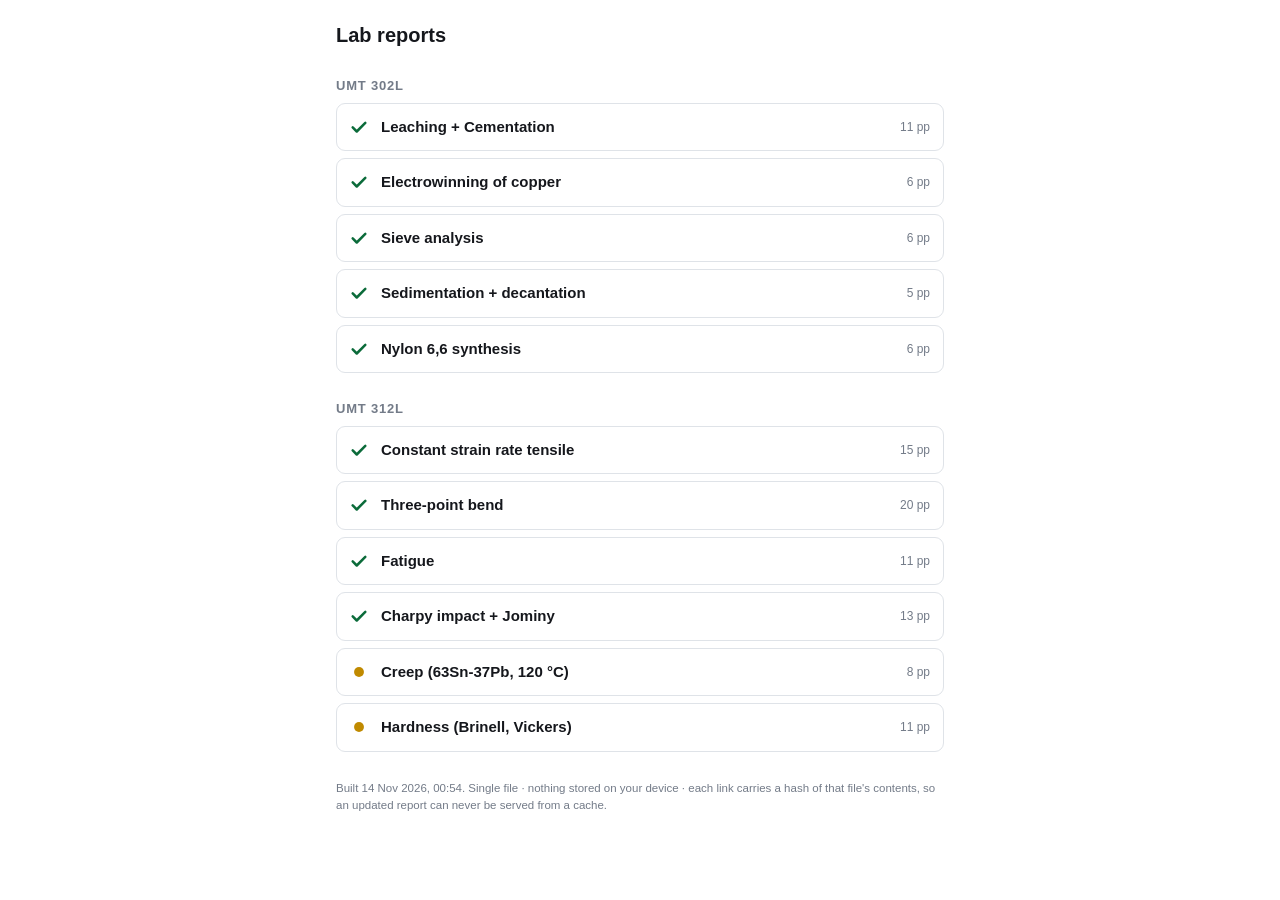
<file: index.html>
<!DOCTYPE html><html lang="en"><head><meta charset="utf-8">
<meta name="viewport" content="width=device-width,initial-scale=1">
<meta http-equiv="Cache-Control" content="no-store, no-cache, must-revalidate, max-age=0">
<meta http-equiv="Pragma" content="no-cache"><meta http-equiv="Expires" content="0">
<meta name="robots" content="noindex, noarchive, nosnippet">
<title>Lab reports</title>
<style>
:root{--ink:#15171c;--mut:#737b88;--line:#dfe3e8}
*{box-sizing:border-box}
body{font:16px/1.5 -apple-system,Segoe UI,Roboto,sans-serif;color:var(--ink);background:#fff;
 margin:0;padding:20px 16px 40px;max-width:640px;margin-inline:auto}
h1{font-size:20px;margin:0 0 14px}
h2{font-size:13px;letter-spacing:.8px;text-transform:uppercase;color:var(--mut);
 margin:26px 0 6px;font-weight:700}
a.f,span.f{display:flex;align-items:center;gap:11px;padding:12px 13px;border:1px solid var(--line);
 border-radius:9px;margin:7px 0;text-decoration:none;color:var(--ink);background:#fff}
a.f:hover{background:#f5f7fa;border-color:#b9c0c9}
span.f{color:#a9b0ba;background:#fafbfc;border-style:dashed;cursor:not-allowed}
.f .ic{flex:none;width:20px;display:flex}
.f .nm{flex:1;min-width:0;font-size:15px;font-weight:600;overflow:hidden;text-overflow:ellipsis;white-space:nowrap}
.f .pg{flex:none;font-size:12px;color:var(--mut)}
span.f .pg{color:#b6bcc5}
footer{margin-top:28px;color:var(--mut);font-size:11.5px;line-height:1.5}
</style></head><body>
<h1>Lab reports</h1>
<h2>UMT 302L</h2>
<a class="f" href="pdf/302-34-leaching-cementation.pdf?v=c380ba61fc13" target="_blank" rel="noopener"><span class="ic"><svg viewBox="0 0 20 20" width="18" height="18"><path d="M3 10.5l4.5 4.5L17 5.5" fill="none" stroke="#0b6b3a" stroke-width="2.8" stroke-linecap="round" stroke-linejoin="round"/></svg></span><span class="nm">Leaching + Cementation</span><span class="pg">11 pp</span></a>
<a class="f" href="pdf/302-5-electrowinning.pdf?v=a86d7aa5fbef" target="_blank" rel="noopener"><span class="ic"><svg viewBox="0 0 20 20" width="18" height="18"><path d="M3 10.5l4.5 4.5L17 5.5" fill="none" stroke="#0b6b3a" stroke-width="2.8" stroke-linecap="round" stroke-linejoin="round"/></svg></span><span class="nm">Electrowinning of copper</span><span class="pg">6 pp</span></a>
<a class="f" href="pdf/302-1-sieve.pdf?v=b933e15962e6" target="_blank" rel="noopener"><span class="ic"><svg viewBox="0 0 20 20" width="18" height="18"><path d="M3 10.5l4.5 4.5L17 5.5" fill="none" stroke="#0b6b3a" stroke-width="2.8" stroke-linecap="round" stroke-linejoin="round"/></svg></span><span class="nm">Sieve analysis</span><span class="pg">6 pp</span></a>
<a class="f" href="pdf/UMT302L_Sedimentation_Decantation_Thursday_Gp5.pdf?v=6a900e99f4f0" target="_blank" rel="noopener"><span class="ic"><svg viewBox="0 0 20 20" width="18" height="18"><path d="M3 10.5l4.5 4.5L17 5.5" fill="none" stroke="#0b6b3a" stroke-width="2.8" stroke-linecap="round" stroke-linejoin="round"/></svg></span><span class="nm">Sedimentation + decantation</span><span class="pg">5 pp</span></a>
<a class="f" href="pdf/UMT302L_Nylon66_Synthesis_Thursday_Gp5.pdf?v=48d2df5cddd4" target="_blank" rel="noopener"><span class="ic"><svg viewBox="0 0 20 20" width="18" height="18"><path d="M3 10.5l4.5 4.5L17 5.5" fill="none" stroke="#0b6b3a" stroke-width="2.8" stroke-linecap="round" stroke-linejoin="round"/></svg></span><span class="nm">Nylon 6,6 synthesis</span><span class="pg">6 pp</span></a>
<h2>UMT 312L</h2>
<a class="f" href="pdf/312-1-tensile.pdf?v=34f39a90d97c" target="_blank" rel="noopener"><span class="ic"><svg viewBox="0 0 20 20" width="18" height="18"><path d="M3 10.5l4.5 4.5L17 5.5" fill="none" stroke="#0b6b3a" stroke-width="2.8" stroke-linecap="round" stroke-linejoin="round"/></svg></span><span class="nm">Constant strain rate tensile</span><span class="pg">15 pp</span></a>
<a class="f" href="pdf/312-2-bend.pdf?v=20f0c2be4312" target="_blank" rel="noopener"><span class="ic"><svg viewBox="0 0 20 20" width="18" height="18"><path d="M3 10.5l4.5 4.5L17 5.5" fill="none" stroke="#0b6b3a" stroke-width="2.8" stroke-linecap="round" stroke-linejoin="round"/></svg></span><span class="nm">Three-point bend</span><span class="pg">20 pp</span></a>
<a class="f" href="pdf/312-3-fatigue.pdf?v=0a25b3e1de81" target="_blank" rel="noopener"><span class="ic"><svg viewBox="0 0 20 20" width="18" height="18"><path d="M3 10.5l4.5 4.5L17 5.5" fill="none" stroke="#0b6b3a" stroke-width="2.8" stroke-linecap="round" stroke-linejoin="round"/></svg></span><span class="nm">Fatigue</span><span class="pg">11 pp</span></a>
<a class="f" href="pdf/UMT312L_Charpy_Jominy_Friday_Gp1.pdf?v=0ab924148c7c" target="_blank" rel="noopener"><span class="ic"><svg viewBox="0 0 20 20" width="18" height="18"><path d="M3 10.5l4.5 4.5L17 5.5" fill="none" stroke="#0b6b3a" stroke-width="2.8" stroke-linecap="round" stroke-linejoin="round"/></svg></span><span class="nm">Charpy impact + Jominy</span><span class="pg">13 pp</span></a>
<a class="f" href="pdf/UMT312L_Creep_Friday_Gp1.pdf?v=5d02167f8b1d" target="_blank" rel="noopener"><span class="ic"><svg viewBox="0 0 20 20" width="18" height="18"><circle cx="10" cy="10" r="5.5" fill="#c08a00"/></svg></span><span class="nm">Creep (63Sn-37Pb, 120 °C)</span><span class="pg">8 pp</span></a>
<a class="f" href="pdf/UMT312L_Hardness_Friday_Gp1.pdf?v=a9c98bbc78a6" target="_blank" rel="noopener"><span class="ic"><svg viewBox="0 0 20 20" width="18" height="18"><circle cx="10" cy="10" r="5.5" fill="#c08a00"/></svg></span><span class="nm">Hardness (Brinell, Vickers)</span><span class="pg">11 pp</span></a>
<footer>Built 14 Nov 2026, 00:54. Single file &middot; nothing stored on your device &middot;
each link carries a hash of that file's contents, so an updated report can never be served
from a cache.</footer>
</body></html>
</file>
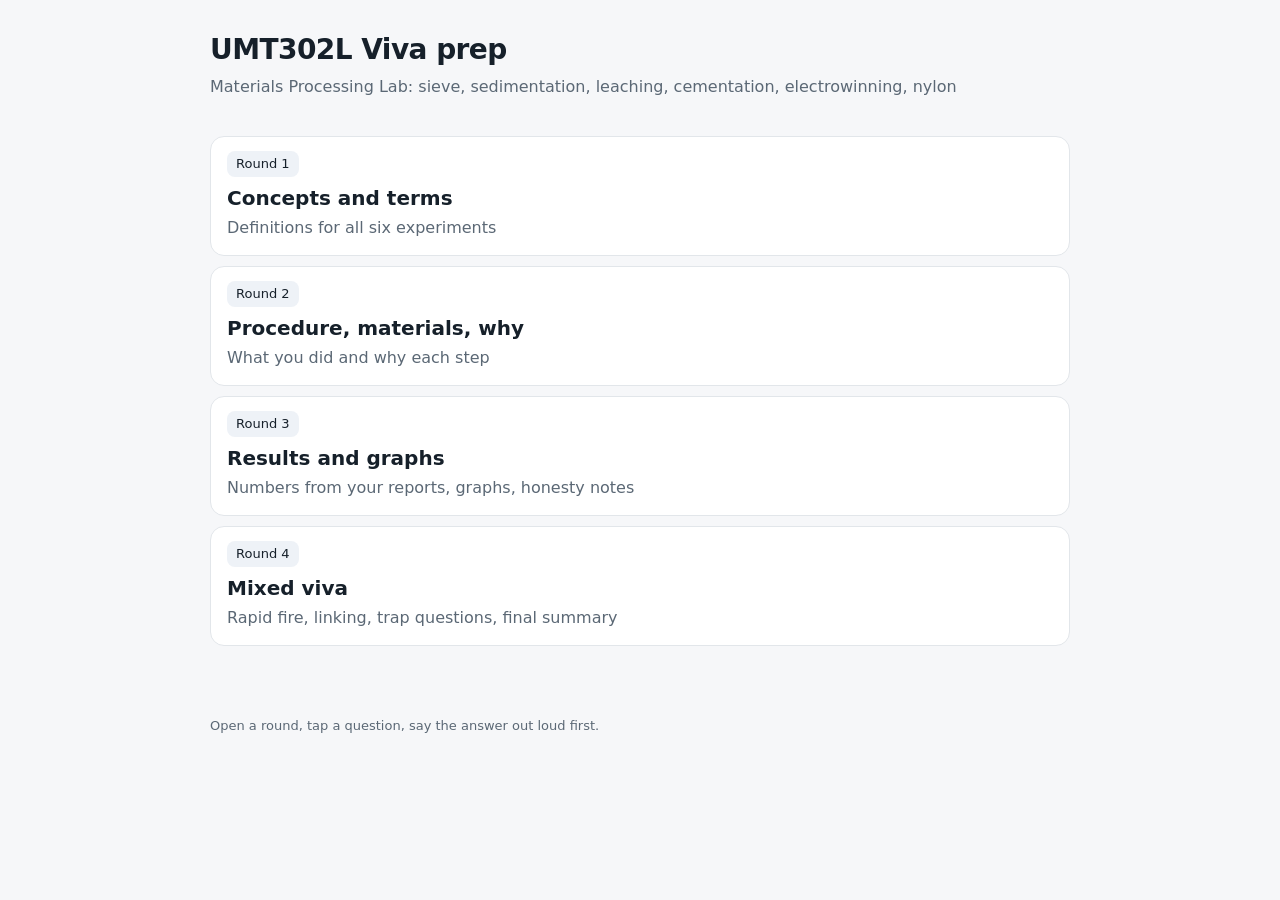
<file: viva/index.html>
<!doctype html><html lang="en"><head><meta charset="utf-8"><meta name="viewport" content="width=device-width,initial-scale=1"><title>UMT302L Viva prep</title><style>
:root{--bg:#f6f7f9;--card:#fff;--ink:#16202a;--mute:#5b6875;--line:#e2e6ea;--acc:#2563eb;--ok:#0f8a5f;--warn:#b45309;--warnbg:#fff7e6;--chip:#eef2f7}
@media(prefers-color-scheme:dark){:root{--bg:#0f141a;--card:#171e26;--ink:#e8edf2;--mute:#9aa7b4;--line:#27313c;--acc:#6ea0ff;--ok:#43d19e;--warn:#f0b35a;--warnbg:#2a2113;--chip:#202a35}}
*{box-sizing:border-box}html{scroll-behavior:smooth}
body{margin:0;font:16px/1.55 system-ui,-apple-system,Segoe UI,Roboto,sans-serif;background:var(--bg);color:var(--ink)}
header{padding:28px 20px 18px;max-width:900px;margin:auto}
h1{margin:0 0 4px;font-size:28px;letter-spacing:-.02em}
.sub{color:var(--mute);margin:0}
nav{position:sticky;top:0;z-index:5;background:color-mix(in srgb,var(--bg) 88%,transparent);backdrop-filter:blur(8px);border-bottom:1px solid var(--line)}
nav .in{max-width:900px;margin:auto;padding:8px 20px;display:flex;gap:6px;flex-wrap:wrap;align-items:center}
nav a{color:var(--ink);text-decoration:none;font-size:14px;padding:5px 11px;border-radius:99px;background:var(--chip)}
nav a:hover{background:var(--acc);color:#fff}
nav button{margin-left:auto;font:inherit;font-size:14px;padding:5px 12px;border-radius:99px;border:1px solid var(--acc);background:transparent;color:var(--acc);cursor:pointer}
main{max-width:900px;margin:auto;padding:8px 20px 60px}
section{margin-top:28px}
section>h2{font-size:22px;margin:0 0 4px;display:flex;align-items:center;gap:10px}
.num{display:inline-grid;place-items:center;width:30px;height:30px;border-radius:9px;background:var(--acc);color:#fff;font-size:15px}
.lead{color:var(--mute);margin:0 0 12px}
.chips{display:flex;flex-wrap:wrap;gap:6px;margin:6px 0 14px}
.chip{background:var(--chip);border-radius:8px;padding:3px 9px;font-size:13px}
.card{background:var(--card);border:1px solid var(--line);border-radius:14px;padding:14px 16px;margin:10px 0}
details{background:var(--card);border:1px solid var(--line);border-radius:12px;margin:8px 0;overflow:hidden}
summary{cursor:pointer;padding:12px 16px;font-weight:600;list-style:none;display:flex;gap:10px}
summary::-webkit-details-marker{display:none}
summary::before{content:"Q";flex:none;width:24px;height:24px;border-radius:7px;background:var(--chip);color:var(--acc);display:grid;place-items:center;font-size:13px;font-weight:700}
details[open] summary{border-bottom:1px solid var(--line)}
details[open] summary::before{background:var(--acc);color:#fff}
.ans{padding:12px 16px 14px;border-left:4px solid var(--ok);margin:0}
.ans p{margin:6px 0}.ans ul{margin:6px 0 6px 20px;padding:0}
.say{background:var(--chip);border-radius:8px;padding:8px 12px;margin-top:8px;font-size:15px}
.say b{color:var(--ok)}
.warn{background:var(--warnbg);border:1px solid var(--warn);color:var(--ink);border-radius:12px;padding:12px 16px;margin:12px 0}
.warn b:first-child{color:var(--warn)}
table{width:100%;border-collapse:collapse;font-size:14.5px;margin:8px 0}
th,td{text-align:left;padding:7px 10px;border-bottom:1px solid var(--line);vertical-align:top}
th{color:var(--mute);font-weight:600;font-size:13px;text-transform:uppercase;letter-spacing:.04em}
.sumbox{margin-top:36px;border:2px solid var(--acc);border-radius:16px;padding:18px 20px;background:var(--card)}
.sumbox h2{margin-top:0}
code,.m{font-family:ui-monospace,Menlo,monospace;font-size:.92em;background:var(--chip);padding:1px 5px;border-radius:5px}
footer{max-width:900px;margin:auto;padding:0 20px 40px;color:var(--mute);font-size:13px}
@media print{nav{display:none}details{break-inside:avoid}}
</style></head><body>
<header><h1>UMT302L Viva prep</h1><p class="sub">Materials Processing Lab: sieve, sedimentation, leaching, cementation, electrowinning, nylon</p></header>
<main><a class="card" style="display:block;text-decoration:none;color:inherit" href="round1_concepts.html"><div class="chip" style="display:inline-block">Round 1</div><h2 style="margin:6px 0 2px;font-size:20px">Concepts and terms</h2><p class="lead" style="margin:0">Definitions for all six experiments</p></a><a class="card" style="display:block;text-decoration:none;color:inherit" href="round2_procedure.html"><div class="chip" style="display:inline-block">Round 2</div><h2 style="margin:6px 0 2px;font-size:20px">Procedure, materials, why</h2><p class="lead" style="margin:0">What you did and why each step</p></a><a class="card" style="display:block;text-decoration:none;color:inherit" href="round3_results.html"><div class="chip" style="display:inline-block">Round 3</div><h2 style="margin:6px 0 2px;font-size:20px">Results and graphs</h2><p class="lead" style="margin:0">Numbers from your reports, graphs, honesty notes</p></a><a class="card" style="display:block;text-decoration:none;color:inherit" href="round4_mixed.html"><div class="chip" style="display:inline-block">Round 4</div><h2 style="margin:6px 0 2px;font-size:20px">Mixed viva</h2><p class="lead" style="margin:0">Rapid fire, linking, trap questions, final summary</p></a></main><footer>Open a round, tap a question, say the answer out loud first.</footer></body></html>
</file>
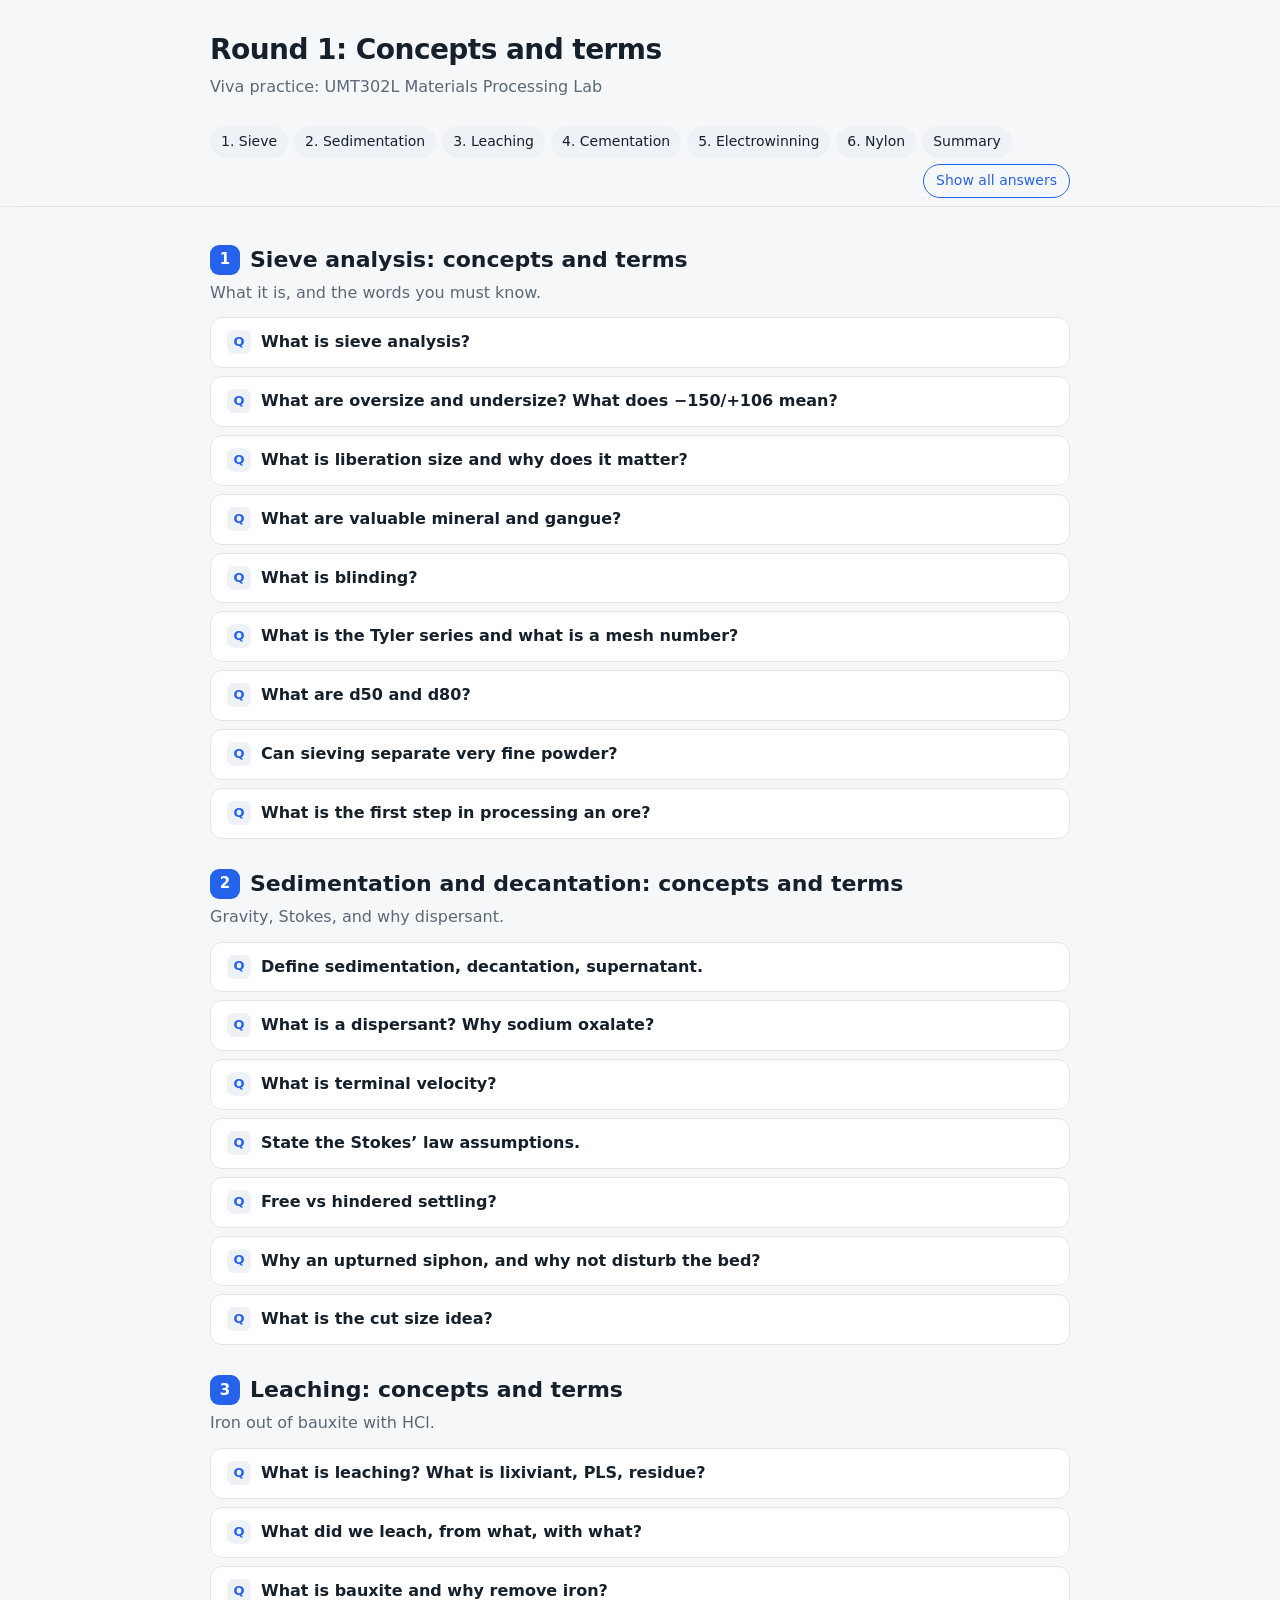
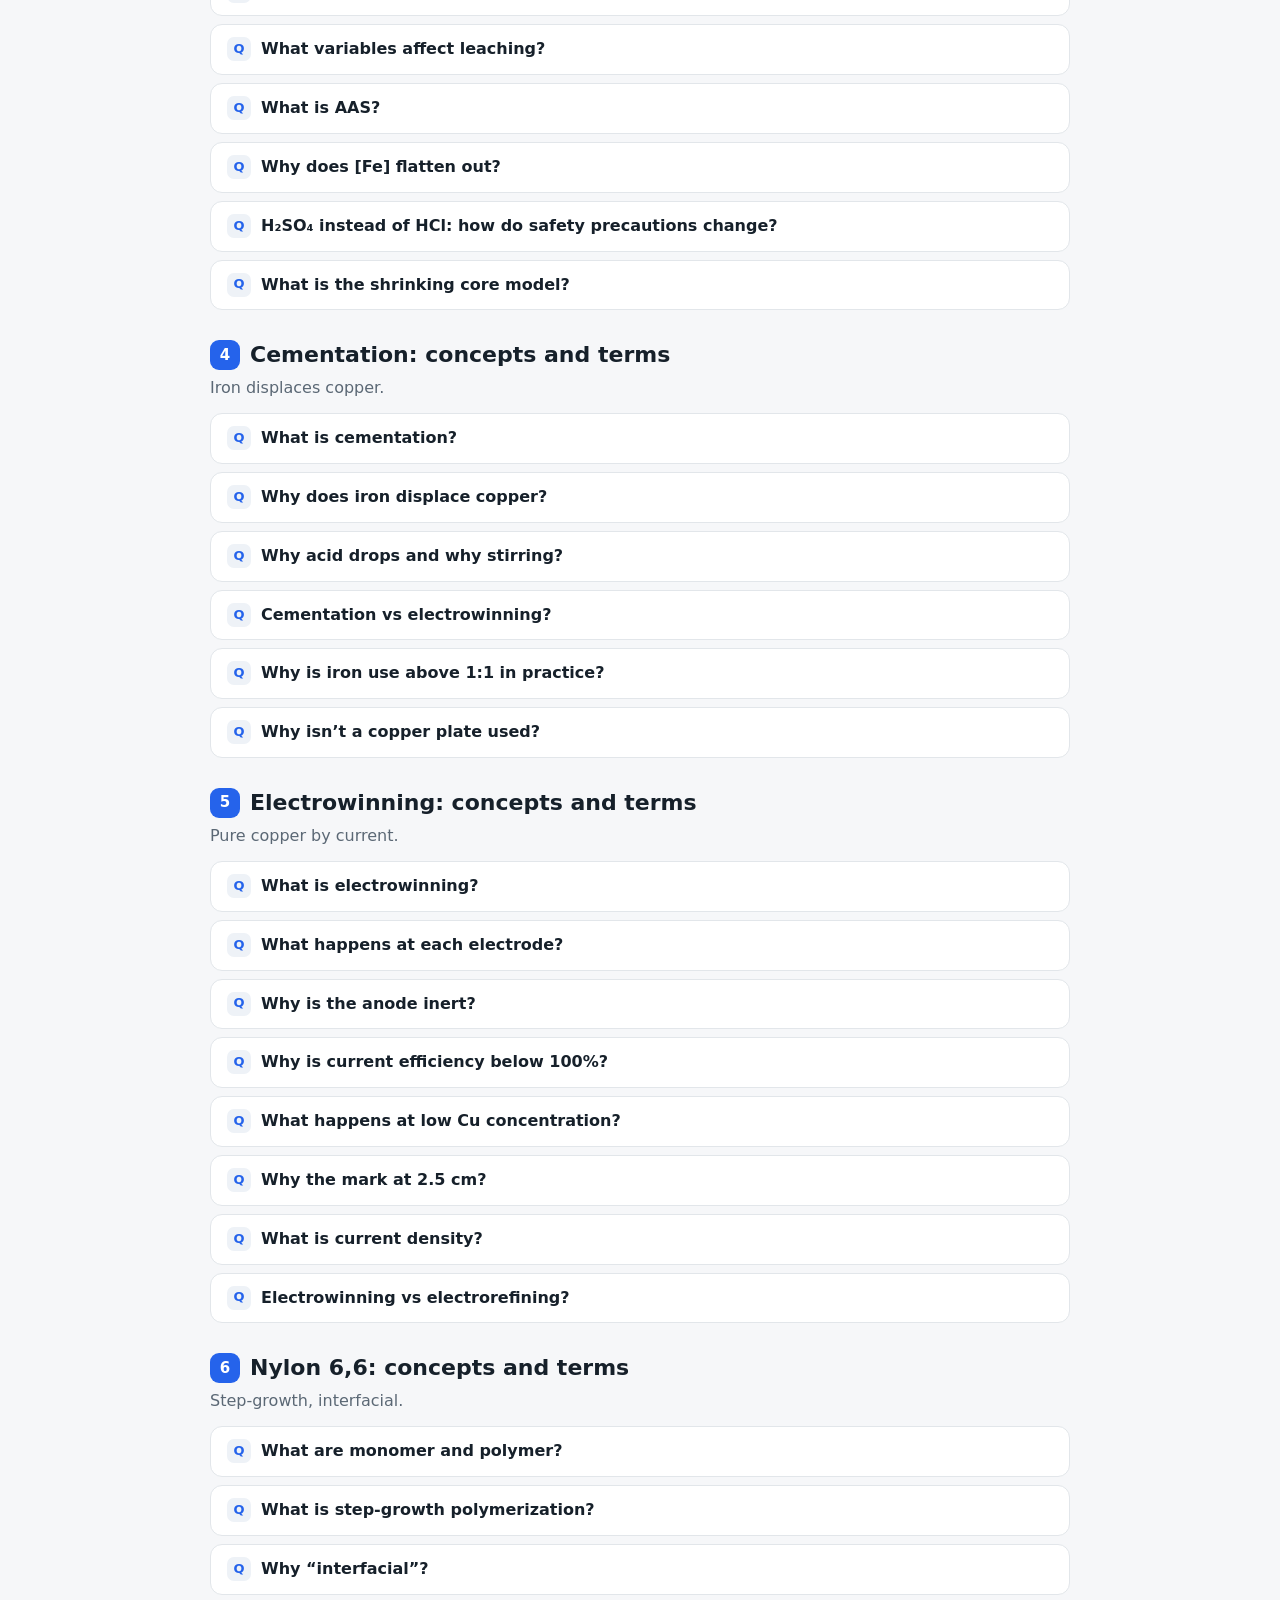
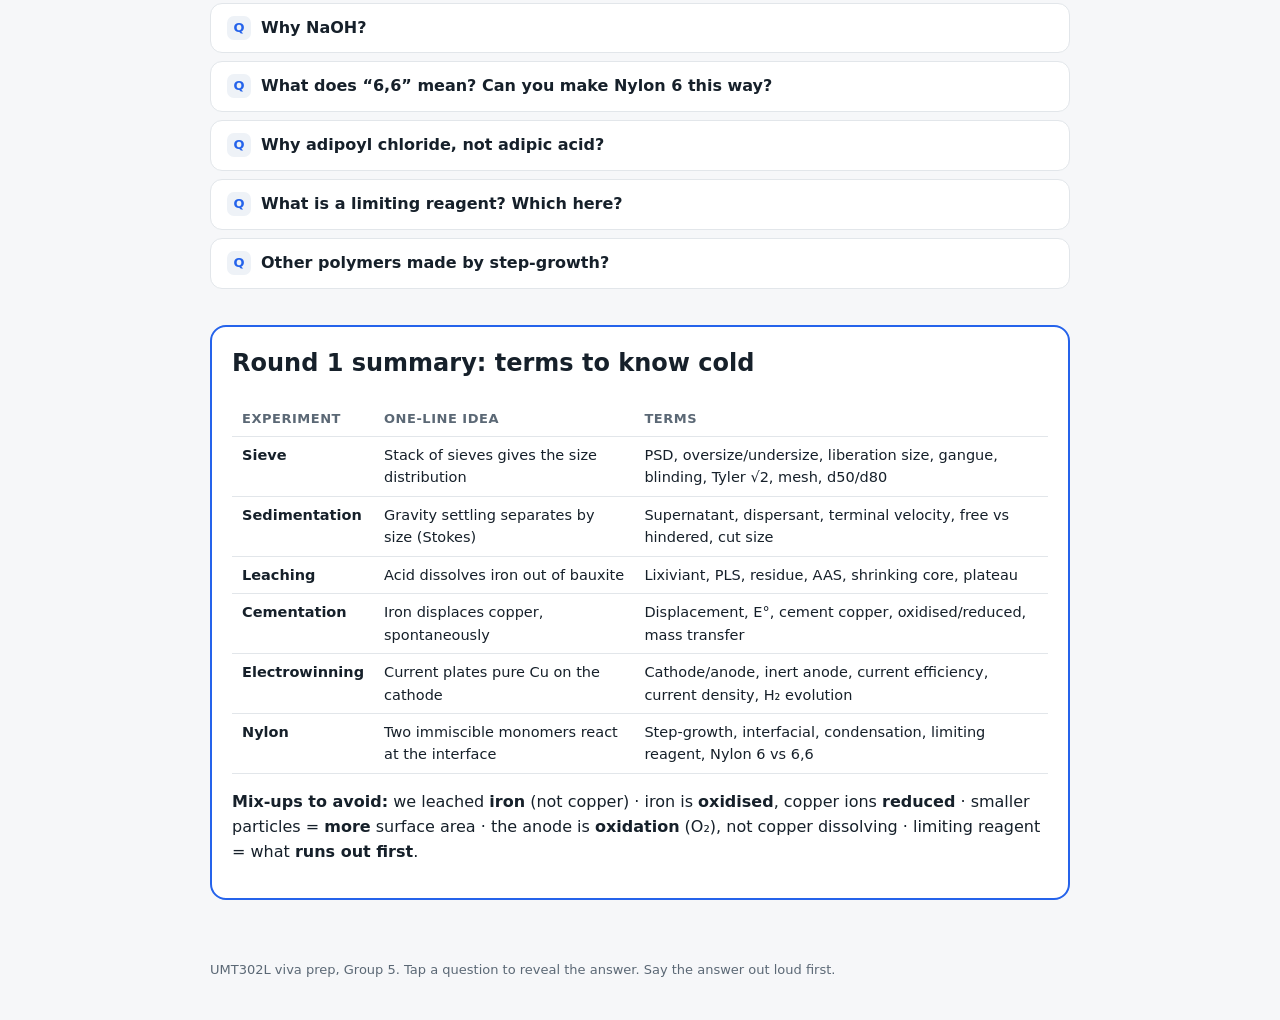
<file: viva/round1_concepts.html>
<!doctype html><html lang="en"><head><meta charset="utf-8"><meta name="viewport" content="width=device-width,initial-scale=1">
<title>Round 1: Concepts and terms</title><style>
:root{--bg:#f6f7f9;--card:#fff;--ink:#16202a;--mute:#5b6875;--line:#e2e6ea;--acc:#2563eb;--ok:#0f8a5f;--warn:#b45309;--warnbg:#fff7e6;--chip:#eef2f7}
@media(prefers-color-scheme:dark){:root{--bg:#0f141a;--card:#171e26;--ink:#e8edf2;--mute:#9aa7b4;--line:#27313c;--acc:#6ea0ff;--ok:#43d19e;--warn:#f0b35a;--warnbg:#2a2113;--chip:#202a35}}
*{box-sizing:border-box}html{scroll-behavior:smooth}
body{margin:0;font:16px/1.55 system-ui,-apple-system,Segoe UI,Roboto,sans-serif;background:var(--bg);color:var(--ink)}
header{padding:28px 20px 18px;max-width:900px;margin:auto}
h1{margin:0 0 4px;font-size:28px;letter-spacing:-.02em}
.sub{color:var(--mute);margin:0}
nav{position:sticky;top:0;z-index:5;background:color-mix(in srgb,var(--bg) 88%,transparent);backdrop-filter:blur(8px);border-bottom:1px solid var(--line)}
nav .in{max-width:900px;margin:auto;padding:8px 20px;display:flex;gap:6px;flex-wrap:wrap;align-items:center}
nav a{color:var(--ink);text-decoration:none;font-size:14px;padding:5px 11px;border-radius:99px;background:var(--chip)}
nav a:hover{background:var(--acc);color:#fff}
nav button{margin-left:auto;font:inherit;font-size:14px;padding:5px 12px;border-radius:99px;border:1px solid var(--acc);background:transparent;color:var(--acc);cursor:pointer}
main{max-width:900px;margin:auto;padding:8px 20px 60px}
section{margin-top:28px}
section>h2{font-size:22px;margin:0 0 4px;display:flex;align-items:center;gap:10px}
.num{display:inline-grid;place-items:center;width:30px;height:30px;border-radius:9px;background:var(--acc);color:#fff;font-size:15px}
.lead{color:var(--mute);margin:0 0 12px}
.chips{display:flex;flex-wrap:wrap;gap:6px;margin:6px 0 14px}
.chip{background:var(--chip);border-radius:8px;padding:3px 9px;font-size:13px}
.card{background:var(--card);border:1px solid var(--line);border-radius:14px;padding:14px 16px;margin:10px 0}
details{background:var(--card);border:1px solid var(--line);border-radius:12px;margin:8px 0;overflow:hidden}
summary{cursor:pointer;padding:12px 16px;font-weight:600;list-style:none;display:flex;gap:10px}
summary::-webkit-details-marker{display:none}
summary::before{content:"Q";flex:none;width:24px;height:24px;border-radius:7px;background:var(--chip);color:var(--acc);display:grid;place-items:center;font-size:13px;font-weight:700}
details[open] summary{border-bottom:1px solid var(--line)}
details[open] summary::before{background:var(--acc);color:#fff}
.ans{padding:12px 16px 14px;border-left:4px solid var(--ok);margin:0}
.ans p{margin:6px 0}.ans ul{margin:6px 0 6px 20px;padding:0}
.say{background:var(--chip);border-radius:8px;padding:8px 12px;margin-top:8px;font-size:15px}
.say b{color:var(--ok)}
.warn{background:var(--warnbg);border:1px solid var(--warn);color:var(--ink);border-radius:12px;padding:12px 16px;margin:12px 0}
.warn b:first-child{color:var(--warn)}
table{width:100%;border-collapse:collapse;font-size:14.5px;margin:8px 0}
th,td{text-align:left;padding:7px 10px;border-bottom:1px solid var(--line);vertical-align:top}
th{color:var(--mute);font-weight:600;font-size:13px;text-transform:uppercase;letter-spacing:.04em}
.sumbox{margin-top:36px;border:2px solid var(--acc);border-radius:16px;padding:18px 20px;background:var(--card)}
.sumbox h2{margin-top:0}
code,.m{font-family:ui-monospace,Menlo,monospace;font-size:.92em;background:var(--chip);padding:1px 5px;border-radius:5px}
footer{max-width:900px;margin:auto;padding:0 20px 40px;color:var(--mute);font-size:13px}
@media print{nav{display:none}details{break-inside:avoid}}
</style></head><body>
<header><h1>Round 1: Concepts and terms</h1><p class="sub">Viva practice: UMT302L Materials Processing Lab</p></header>
<nav><div class="in"><a href="#sieve">1. Sieve</a><a href="#sed">2. Sedimentation</a><a href="#leach">3. Leaching</a><a href="#cem">4. Cementation</a><a href="#ew">5. Electrowinning</a><a href="#nylon">6. Nylon</a><a href="#summary">Summary</a><button id="tg">Show all answers</button></div></nav><main><section id="sieve"><h2><span class="num">1</span>Sieve analysis: concepts and terms</h2><p class="lead">What it is, and the words you must know.</p><details><summary>What is sieve analysis?</summary><div class="ans"><p>A stack of sieves with <b>decreasing hole size</b> (coarsest on top) separates a powder into size fractions. Weighing each fraction gives the <b>particle size distribution (PSD)</b>.</p></div></details><details><summary>What are oversize and undersize? What does −150/+106 mean?</summary><div class="ans"><ul><li><b>Oversize:</b> larger than the aperture, retained on the sieve.</li><li><b>Undersize:</b> smaller, passes through.</li><li>−150/+106: passed the 150 µm sieve, retained on 106 µm. Mean size ≈ 128 µm.</li></ul></div></details><details><summary>What is liberation size and why does it matter?</summary><div class="ans"><p>The grain size at which the <b>valuable mineral is freed from the gangue</b>. Coarser: locked particles that can’t be separated. Finer: wasted grinding energy and <b>slimes</b>.</p><div class="say"><b>Say it like this:</b> Grind just enough to liberate, no finer.</div></div></details><details><summary>What are valuable mineral and gangue?</summary><div class="ans"><p>Valuable mineral = the part you want (galena PbS, sphalerite ZnS). Gangue = worthless waste rock.</p></div></details><details><summary>What is blinding?</summary><div class="ans"><p>Near-aperture-size particles <b>wedge in or stick to the holes</b> (van der Waals, static) and clog them. Open area falls, readings go wrong. Cure: Ro-Tap tapping, dry sample, don’t overload, brush gently.</p></div></details><details><summary>What is the Tyler series and what is a mesh number?</summary><div class="ans"><ul><li>Apertures follow a <b>geometric series, ratio √2 ≈ 1.414</b>: equal spacing on a log scale.</li><li>Mesh = <b>openings per linear inch</b>. Bigger number, finer sieve.</li></ul></div></details><details><summary>What are d50 and d80?</summary><div class="ans"><p>d50: size below which <b>50% of the sample by weight</b> lies (median). d80: size below which 80% lies, the standard grind-size indicator.</p></div></details><details><summary>Can sieving separate very fine powder?</summary><div class="ans"><p>No. Below about <b>38 µm</b> (20 µm with micromesh), blinding and agglomeration take over. Use sedimentation instead.</p></div></details><details><summary>What is the first step in processing an ore?</summary><div class="ans"><p><b>Comminution</b> (crushing and grinding) to reach liberation.</p></div></details></section><section id="sed"><h2><span class="num">2</span>Sedimentation and decantation: concepts and terms</h2><p class="lead">Gravity, Stokes, and why dispersant.</p><details><summary>Define sedimentation, decantation, supernatant.</summary><div class="ans"><ul><li><b>Sedimentation:</b> settling of solids under gravity in a liquid.</li><li><b>Decantation:</b> gently pouring or siphoning off the liquid above the sediment.</li><li><b>Supernatant:</b> the clear liquid above the sediment (it may still carry fines).</li></ul></div></details><details><summary>What is a dispersant? Why sodium oxalate?</summary><div class="ans"><p>An additive that stops fine particles from clumping. Oxalate adsorbs on quartz, gives equal negative charge, and the particles <b>repel</b>. Clumps would settle faster and give wrong sizes. Opposite: flocculant.</p></div></details><details><summary>What is terminal velocity?</summary><div class="ans"><p>The constant speed reached when <b>gravity = buoyancy + viscous drag</b>. Bigger particles have a higher terminal velocity.</p></div></details><details><summary>State the Stokes’ law assumptions.</summary><div class="ans"><ul><li>Smooth spheres</li><li>No interaction between particles</li><li>Constant temperature (viscosity)</li><li>Terminal velocity reached at once</li><li>Purely viscous drag (laminar, Re &lt; 0.2)</li></ul></div></details><details><summary>Free vs hindered settling?</summary><div class="ans"><p><b>Free:</b> dilute, particles settle independently (ours, ≈ 0.04 vol%). <b>Hindered:</b> concentrated (&gt; 5–10 vol%); upward liquid flow and collisions slow settling.</p></div></details><details><summary>Why an upturned siphon, and why not disturb the bed?</summary><div class="ans"><p>It draws liquid from above its tip with <b>no downward suction</b>. Stirring the bed would carry coarse settled particles into the fine fraction.</p></div></details><details><summary>What is the cut size idea?</summary><div class="ans"><p>After a set time, particles bigger than a certain size have settled below the siphon tip. The supernatant holds only the finer ones.</p></div></details></section><section id="leach"><h2><span class="num">3</span>Leaching: concepts and terms</h2><p class="lead">Iron out of bauxite with HCl.</p><details><summary>What is leaching? What is lixiviant, PLS, residue?</summary><div class="ans"><p>Dissolving a component out of a solid with a liquid. <b>Lixiviant</b> = leach liquid (HCl). <b>PLS</b> = pregnant leach solution (liquid with the dissolved metal). <b>Residue</b> = leftover solid.</p></div></details><details><summary>What did we leach, from what, with what?</summary><div class="ans"><p><b>Iron</b> (the impurity) out of <b>bauxite</b> using <b>dilute HCl</b> at 70 °C. Not copper.</p></div></details><details><summary>What is bauxite and why remove iron?</summary><div class="ans"><p>The main ore of aluminium: gibbsite, boehmite, diaspore, with Fe oxides (hematite, goethite), clays and TiO₂. Removing iron gives <b>purer alumina</b> (aluminium metal comes later by smelting).</p></div></details><details><summary>What variables affect leaching?</summary><div class="ans"><p>Temperature, agitation, <b>particle size (smaller = more surface area)</b>, acid concentration, L/S ratio, time.</p></div></details><details><summary>What is AAS?</summary><div class="ans"><p>Free atoms in a flame absorb light at the element’s characteristic wavelength. More atoms, more absorbance. Concentration is read from a <b>calibration curve</b>. Samples are diluted into range.</p></div></details><details><summary>Why does [Fe] flatten out?</summary><div class="ans"><p>The leachable iron is used up, the acid is depleted, or equilibrium/product layer limits it. Fast at first (fresh surface, strong acid).</p></div></details><details><summary>H₂SO₄ instead of HCl: how do safety precautions change?</summary><div class="ans"><p>H₂SO₄ heats strongly on dilution (<b>add acid to water</b>), is a dehydrating agent and burns badly. HCl mainly gives corrosive <b>fumes</b>, so use a hood.</p></div></details><details><summary>What is the shrinking core model?</summary><div class="ans"><p>The reaction proceeds on the surface of an unreacted core that shrinks. Rate controlled by film diffusion, product-layer (ash) diffusion, or chemical reaction.</p></div></details></section><section id="cem"><h2><span class="num">4</span>Cementation: concepts and terms</h2><p class="lead">Iron displaces copper.</p><details><summary>What is cementation?</summary><div class="ans"><p>A redox <b>displacement</b> reaction: a more reactive metal (iron) displaces a less reactive one (copper) from solution. Fe dissolves; Cu²⁺ deposits as copper (“cement copper”). Cu²⁺ + Fe → Cu + Fe²⁺.</p></div></details><details><summary>Why does iron displace copper?</summary><div class="ans"><p>Iron is lower in the series (E° = −0.44 V); copper is higher (+0.34 V). ΔE° = 0.78 V, spontaneous. <b>Iron is oxidised, copper ions are reduced.</b></p></div></details><details><summary>Why acid drops and why stirring?</summary><div class="ans"><p>Acid: conductivity and a clean iron surface (too much wastes iron as H₂). Stirring: thins the diffusion layer so Cu²⁺ reaches the iron faster (mass-transfer controlled).</p></div></details><details><summary>Cementation vs electrowinning?</summary><div class="ans"><table><tr><th></th><th>Cementation</th><th>Electrowinning</th></tr><tr><td>Driving force</td><td>Chemical</td><td>Applied current</td></tr><tr><td>Energy</td><td>None external</td><td>Electricity</td></tr><tr><td>Purity</td><td>≈ 85–92% Cu</td><td>≈ 99.99%</td></tr><tr><td>Best for</td><td>Dilute solutions</td><td>Concentrated, clean</td></tr></table></div></details><details><summary>Why is iron use above 1:1 in practice?</summary><div class="ans"><p>Side reactions: Fe + 2H⁺ → Fe²⁺ + H₂ and Fe + 2Fe³⁺ → 3Fe²⁺.</p></div></details><details><summary>Why isn’t a copper plate used?</summary><div class="ans"><p>Copper starts <b>dissolved</b> as Cu²⁺. Only the iron plate goes in.</p></div></details></section><section id="ew"><h2><span class="num">5</span>Electrowinning: concepts and terms</h2><p class="lead">Pure copper by current.</p><details><summary>What is electrowinning?</summary><div class="ans"><p>Recovering a metal from a solution of its ions by passing a <b>DC current</b>. Cu²⁺ is reduced and deposits as pure copper on the <b>cathode</b>. Electrolyte: CuSO₄ in H₂SO₄.</p></div></details><details><summary>What happens at each electrode?</summary><div class="ans"><ul><li><b>Cathode (reduction):</b> Cu²⁺ + 2e⁻ → Cu</li><li><b>Anode (oxidation):</b> 2H₂O → O₂ + 4H⁺ + 4e⁻ (acid regenerated)</li></ul><div class="say"><b>Say it like this:</b> Anode oxidises (O₂ bubbles); cathode reduces (Cu deposits).</div></div></details><details><summary>Why is the anode inert?</summary><div class="ans"><p>The copper comes from the <b>solution</b>. A dissolving Cu anode would be electrorefining.</p></div></details><details><summary>Why is current efficiency below 100%?</summary><div class="ans"><p>Side reactions: <b>H₂ evolution</b> first, the Fe³⁺/Fe²⁺ cycle, deposit loss. Efficiency = actual ÷ theoretical (Faraday).</p></div></details><details><summary>What happens at low Cu concentration?</summary><div class="ans"><p>Cu²⁺ supply can’t carry the current, so H⁺ is reduced. Efficiency drops and the deposit is powdery.</p></div></details><details><summary>Why the mark at 2.5 cm?</summary><div class="ans"><p>A fixed immersed area, so current density is known and runs and cathodes compare fairly.</p></div></details><details><summary>What is current density?</summary><div class="ans"><p>Current ÷ electrode area (mA/cm²).</p></div></details><details><summary>Electrowinning vs electrorefining?</summary><div class="ans"><p>Electrowinning: inert anode, metal from solution. Electrorefining: soluble impure anode dissolves, pure metal deposits on the cathode.</p></div></details></section><section id="nylon"><h2><span class="num">6</span>Nylon 6,6: concepts and terms</h2><p class="lead">Step-growth, interfacial.</p><details><summary>What are monomer and polymer?</summary><div class="ans"><p>Monomer: small repeating building block (diaminohexane, adipoyl chloride). Polymer: a long chain of many monomer units (nylon 6,6).</p></div></details><details><summary>What is step-growth polymerization?</summary><div class="ans"><p>Bifunctional monomers react in steps; <b>any two molecules can couple</b> (monomer, dimer, oligomer). A small molecule (HCl) is released (condensation). High molecular weight only at <b>very high conversion</b>. Chain-growth adds one unit to one active end.</p></div></details><details><summary>Why “interfacial”?</summary><div class="ans"><p>Diamine + NaOH in water, adipoyl chloride in hexane: <b>immiscible</b>, so the reaction happens only at the boundary. Pulling the film exposes fresh interface.</p></div></details><details><summary>Why NaOH?</summary><div class="ans"><p>It neutralises HCl. Otherwise the amine becomes –NH₃⁺ and stops reacting.</p></div></details><details><summary>What does “6,6” mean? Can you make Nylon 6 this way?</summary><div class="ans"><p>6 carbons in the diamine + 6 in the diacid chloride. <b>Nylon 6</b> = caprolactam, ring-opening: not made this way.</p></div></details><details><summary>Why adipoyl chloride, not adipic acid?</summary><div class="ans"><p>Acid chloride reacts in seconds at room temperature. Adipic acid needs about 200 °C.</p></div></details><details><summary>What is a limiting reagent? Which here?</summary><div class="ans"><p>The reactant that runs out first and sets the maximum product. Here the <b>diamine</b> (8.605 vs 15.30 mmol).</p></div></details><details><summary>Other polymers made by step-growth?</summary><div class="ans"><p>PET (polyester), polyurethane, polycarbonate, Kevlar.</p></div></details></section>
<div class="sumbox" id="summary"><h2>Round 1 summary: terms to know cold</h2>
<table><tr><th>Experiment</th><th>One-line idea</th><th>Terms</th></tr>
<tr><td><b>Sieve</b></td><td>Stack of sieves gives the size distribution</td><td>PSD, oversize/undersize, liberation size, gangue, blinding, Tyler √2, mesh, d50/d80</td></tr>
<tr><td><b>Sedimentation</b></td><td>Gravity settling separates by size (Stokes)</td><td>Supernatant, dispersant, terminal velocity, free vs hindered, cut size</td></tr>
<tr><td><b>Leaching</b></td><td>Acid dissolves iron out of bauxite</td><td>Lixiviant, PLS, residue, AAS, shrinking core, plateau</td></tr>
<tr><td><b>Cementation</b></td><td>Iron displaces copper, spontaneously</td><td>Displacement, E°, cement copper, oxidised/reduced, mass transfer</td></tr>
<tr><td><b>Electrowinning</b></td><td>Current plates pure Cu on the cathode</td><td>Cathode/anode, inert anode, current efficiency, current density, H₂ evolution</td></tr>
<tr><td><b>Nylon</b></td><td>Two immiscible monomers react at the interface</td><td>Step-growth, interfacial, condensation, limiting reagent, Nylon 6 vs 6,6</td></tr></table>
<p><b>Mix-ups to avoid:</b> we leached <b>iron</b> (not copper) · iron is <b>oxidised</b>, copper ions <b>reduced</b> · smaller particles = <b>more</b> surface area · the anode is <b>oxidation</b> (O₂), not copper dissolving · limiting reagent = what <b>runs out first</b>.</p></div></main>
<footer>UMT302L viva prep, Group 5. Tap a question to reveal the answer. Say the answer out loud first.</footer>
<script>
const ds=[...document.querySelectorAll('details')];let open=false;
document.getElementById('tg').onclick=e=>{open=!open;ds.forEach(d=>d.open=open);e.target.textContent=open?'Hide all answers':'Show all answers'};
</script></body></html>
</file>
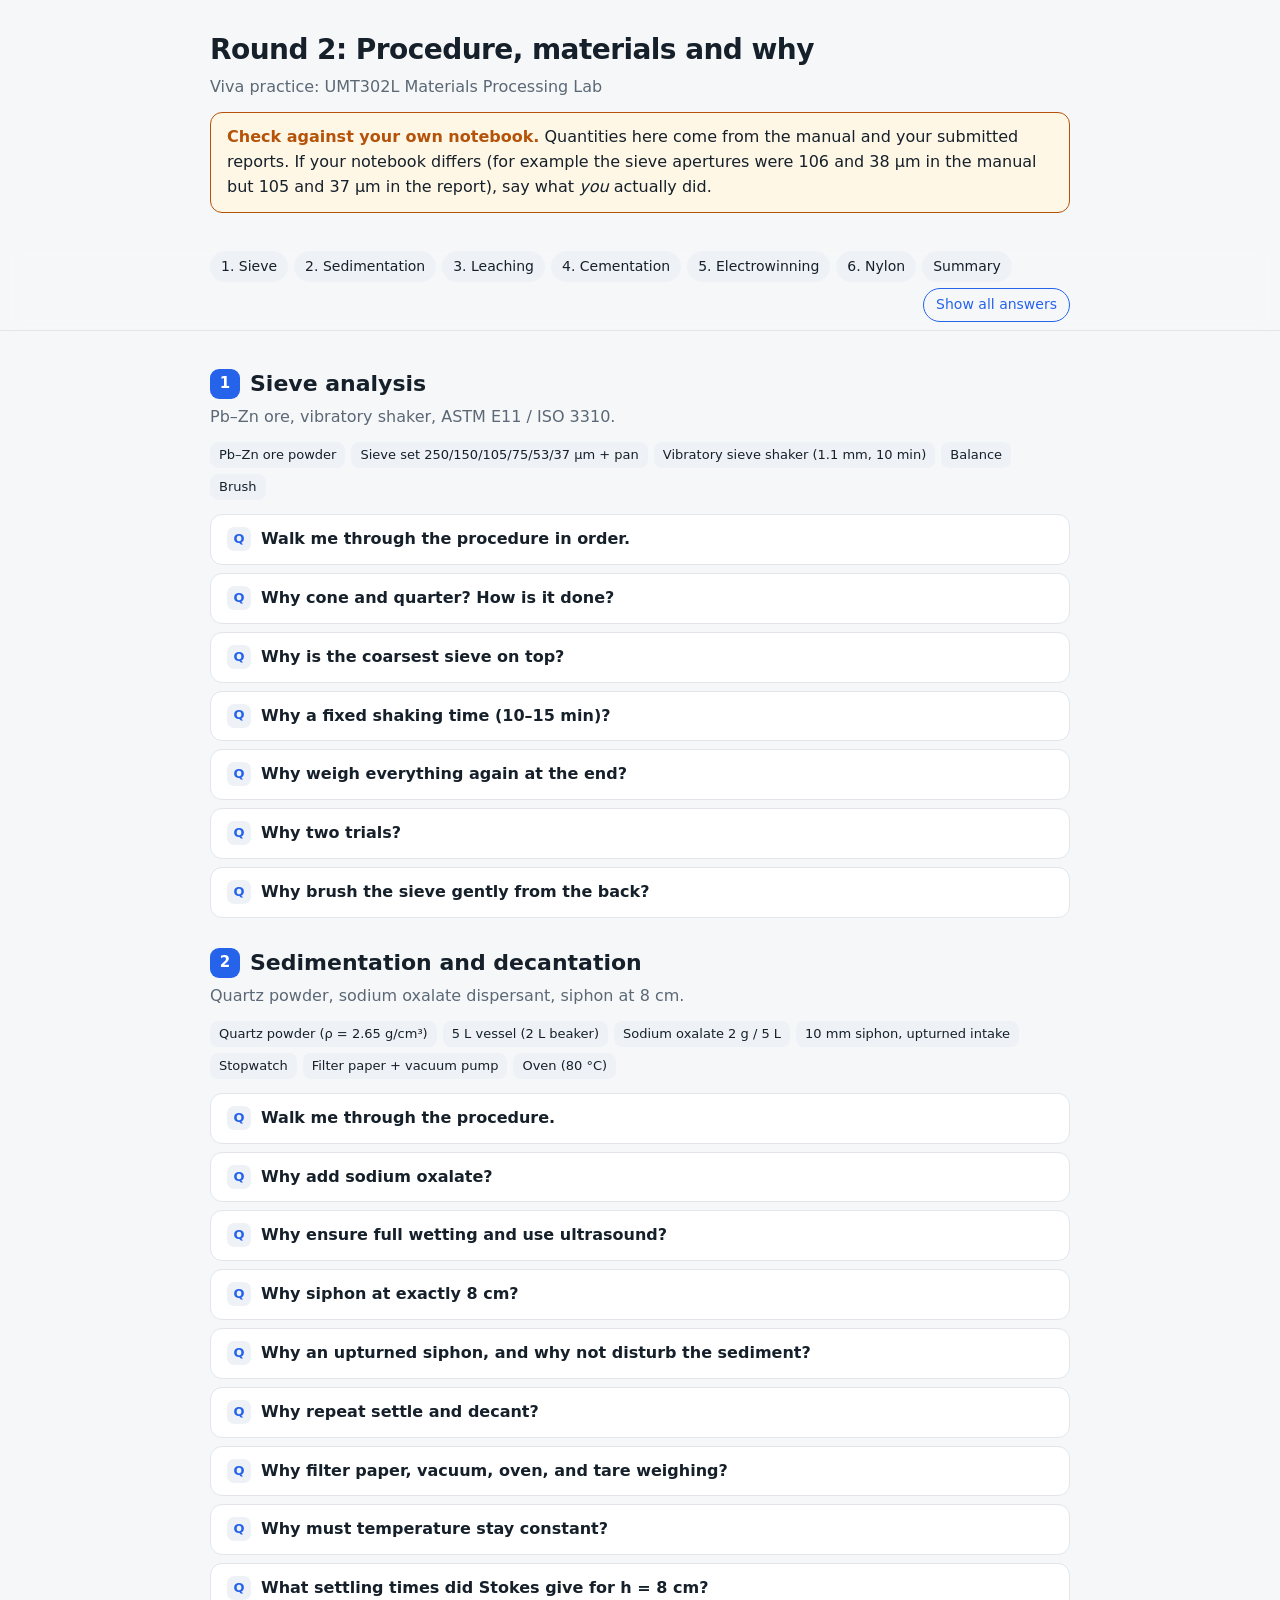
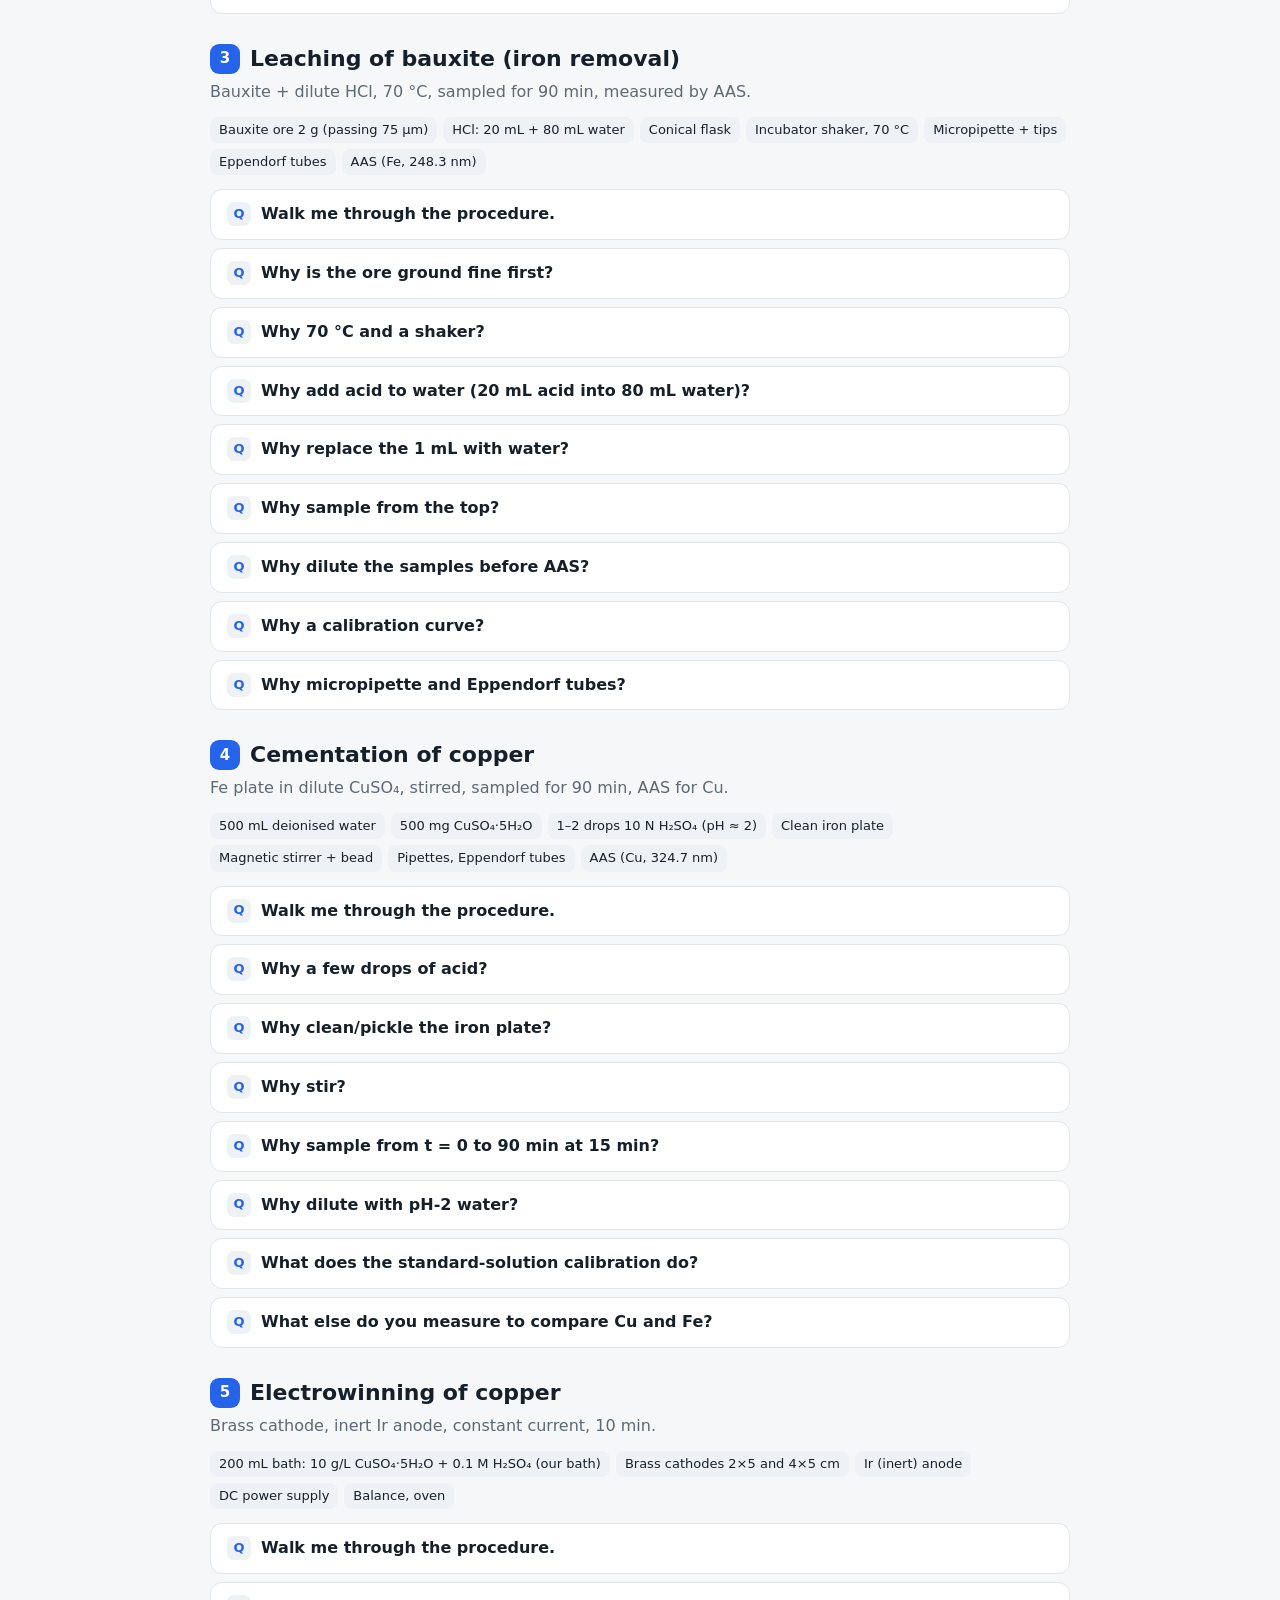
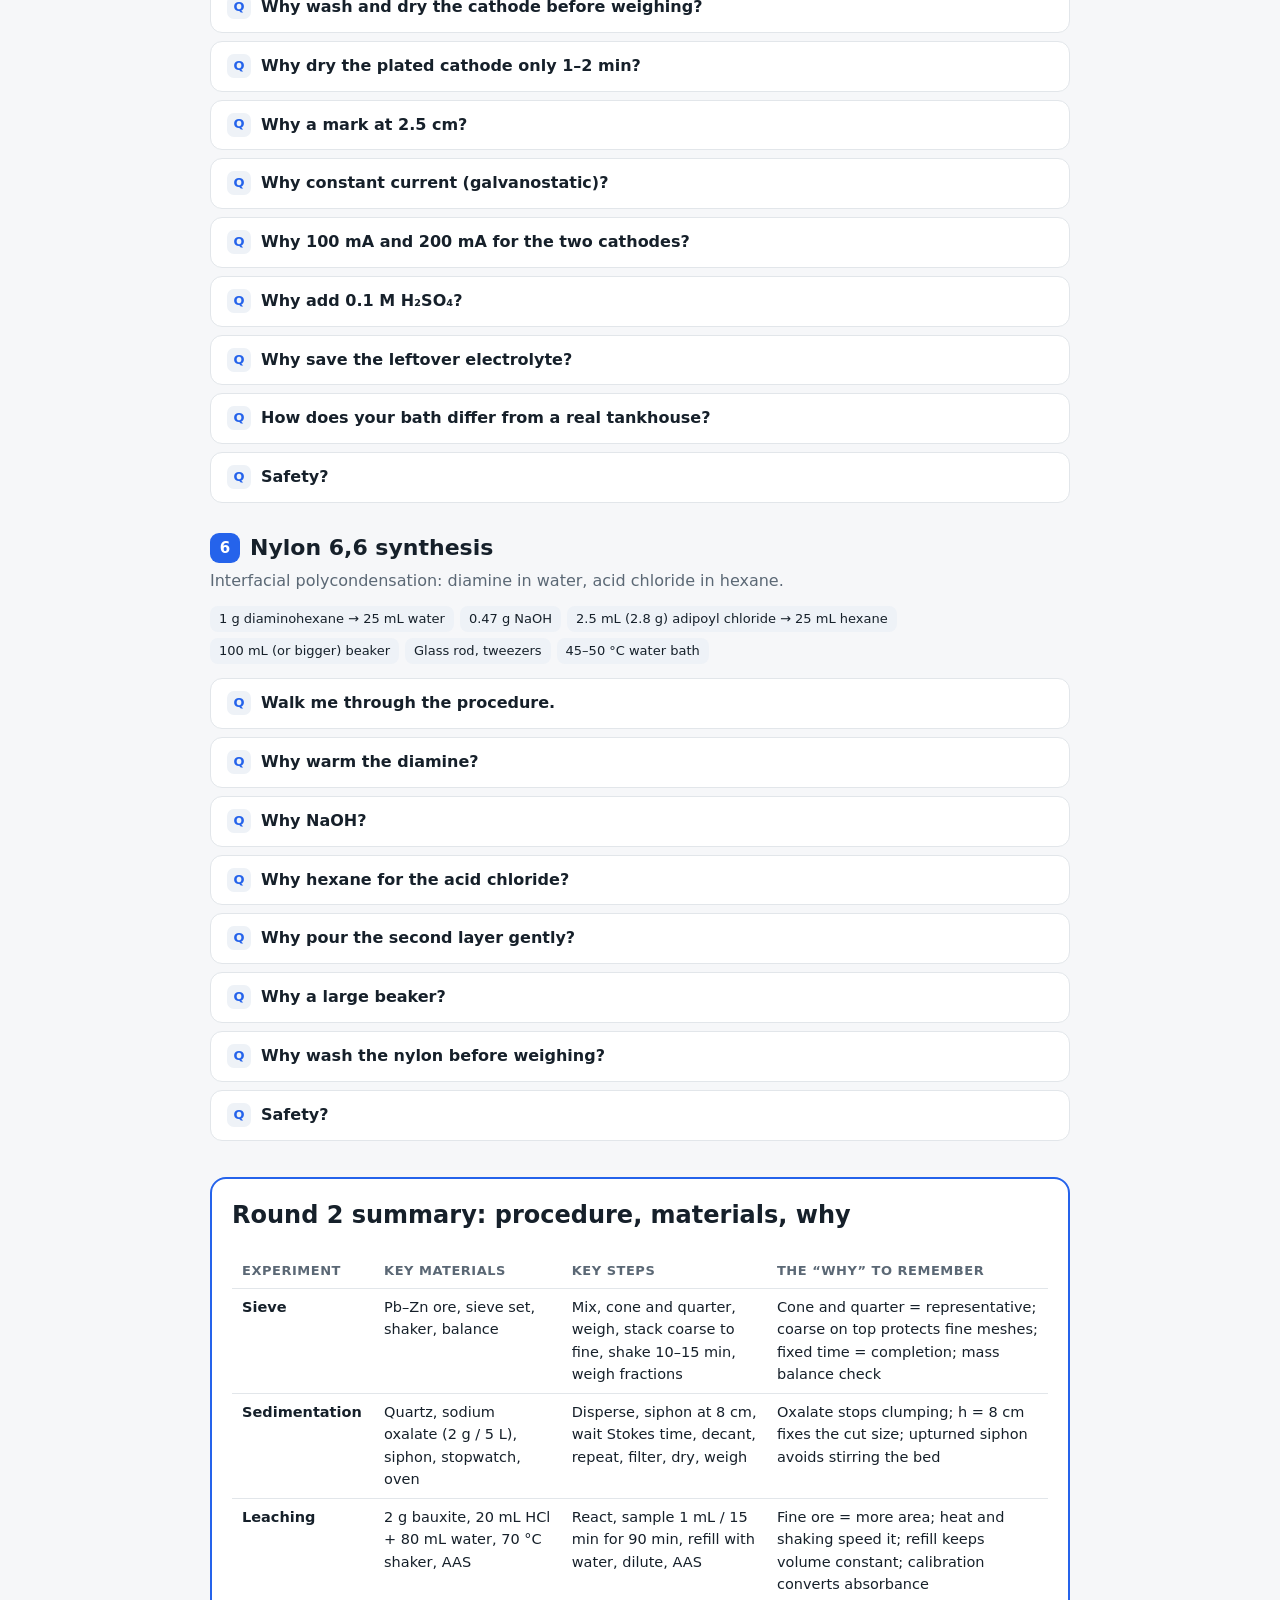
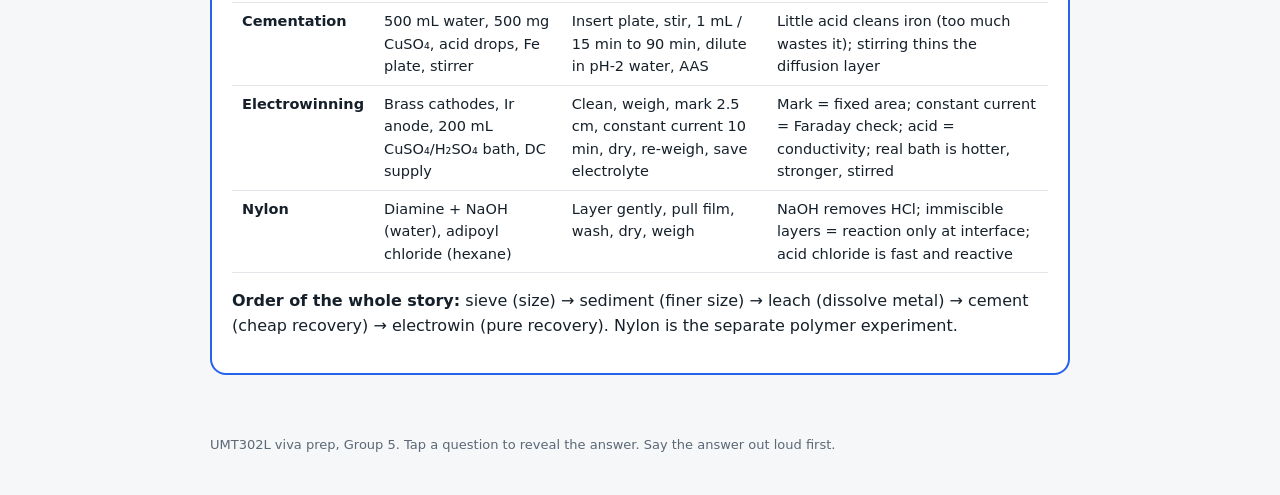
<file: viva/round2_procedure.html>
<!doctype html><html lang="en"><head><meta charset="utf-8"><meta name="viewport" content="width=device-width,initial-scale=1">
<title>Round 2: Procedure, materials and why</title><style>
:root{--bg:#f6f7f9;--card:#fff;--ink:#16202a;--mute:#5b6875;--line:#e2e6ea;--acc:#2563eb;--ok:#0f8a5f;--warn:#b45309;--warnbg:#fff7e6;--chip:#eef2f7}
@media(prefers-color-scheme:dark){:root{--bg:#0f141a;--card:#171e26;--ink:#e8edf2;--mute:#9aa7b4;--line:#27313c;--acc:#6ea0ff;--ok:#43d19e;--warn:#f0b35a;--warnbg:#2a2113;--chip:#202a35}}
*{box-sizing:border-box}html{scroll-behavior:smooth}
body{margin:0;font:16px/1.55 system-ui,-apple-system,Segoe UI,Roboto,sans-serif;background:var(--bg);color:var(--ink)}
header{padding:28px 20px 18px;max-width:900px;margin:auto}
h1{margin:0 0 4px;font-size:28px;letter-spacing:-.02em}
.sub{color:var(--mute);margin:0}
nav{position:sticky;top:0;z-index:5;background:color-mix(in srgb,var(--bg) 88%,transparent);backdrop-filter:blur(8px);border-bottom:1px solid var(--line)}
nav .in{max-width:900px;margin:auto;padding:8px 20px;display:flex;gap:6px;flex-wrap:wrap;align-items:center}
nav a{color:var(--ink);text-decoration:none;font-size:14px;padding:5px 11px;border-radius:99px;background:var(--chip)}
nav a:hover{background:var(--acc);color:#fff}
nav button{margin-left:auto;font:inherit;font-size:14px;padding:5px 12px;border-radius:99px;border:1px solid var(--acc);background:transparent;color:var(--acc);cursor:pointer}
main{max-width:900px;margin:auto;padding:8px 20px 60px}
section{margin-top:28px}
section>h2{font-size:22px;margin:0 0 4px;display:flex;align-items:center;gap:10px}
.num{display:inline-grid;place-items:center;width:30px;height:30px;border-radius:9px;background:var(--acc);color:#fff;font-size:15px}
.lead{color:var(--mute);margin:0 0 12px}
.chips{display:flex;flex-wrap:wrap;gap:6px;margin:6px 0 14px}
.chip{background:var(--chip);border-radius:8px;padding:3px 9px;font-size:13px}
.card{background:var(--card);border:1px solid var(--line);border-radius:14px;padding:14px 16px;margin:10px 0}
details{background:var(--card);border:1px solid var(--line);border-radius:12px;margin:8px 0;overflow:hidden}
summary{cursor:pointer;padding:12px 16px;font-weight:600;list-style:none;display:flex;gap:10px}
summary::-webkit-details-marker{display:none}
summary::before{content:"Q";flex:none;width:24px;height:24px;border-radius:7px;background:var(--chip);color:var(--acc);display:grid;place-items:center;font-size:13px;font-weight:700}
details[open] summary{border-bottom:1px solid var(--line)}
details[open] summary::before{background:var(--acc);color:#fff}
.ans{padding:12px 16px 14px;border-left:4px solid var(--ok);margin:0}
.ans p{margin:6px 0}.ans ul{margin:6px 0 6px 20px;padding:0}
.say{background:var(--chip);border-radius:8px;padding:8px 12px;margin-top:8px;font-size:15px}
.say b{color:var(--ok)}
.warn{background:var(--warnbg);border:1px solid var(--warn);color:var(--ink);border-radius:12px;padding:12px 16px;margin:12px 0}
.warn b:first-child{color:var(--warn)}
table{width:100%;border-collapse:collapse;font-size:14.5px;margin:8px 0}
th,td{text-align:left;padding:7px 10px;border-bottom:1px solid var(--line);vertical-align:top}
th{color:var(--mute);font-weight:600;font-size:13px;text-transform:uppercase;letter-spacing:.04em}
.sumbox{margin-top:36px;border:2px solid var(--acc);border-radius:16px;padding:18px 20px;background:var(--card)}
.sumbox h2{margin-top:0}
code,.m{font-family:ui-monospace,Menlo,monospace;font-size:.92em;background:var(--chip);padding:1px 5px;border-radius:5px}
footer{max-width:900px;margin:auto;padding:0 20px 40px;color:var(--mute);font-size:13px}
@media print{nav{display:none}details{break-inside:avoid}}
</style></head><body>
<header><h1>Round 2: Procedure, materials and why</h1><p class="sub">Viva practice: UMT302L Materials Processing Lab</p><div class="warn"><b>Check against your own notebook.</b> Quantities here come from the manual and your submitted reports. If your notebook differs (for example the sieve apertures were 106 and 38 µm in the manual but 105 and 37 µm in the report), say what <i>you</i> actually did.</div></header>
<nav><div class="in"><a href="#sieve">1. Sieve</a><a href="#sed">2. Sedimentation</a><a href="#leach">3. Leaching</a><a href="#cem">4. Cementation</a><a href="#ew">5. Electrowinning</a><a href="#nylon">6. Nylon</a><a href="#summary">Summary</a><button id="tg">Show all answers</button></div></nav><main><section id="sieve"><h2><span class="num">1</span>Sieve analysis</h2><p class="lead">Pb–Zn ore, vibratory shaker, ASTM E11 / ISO 3310.</p><div class="chips"><span class="chip">Pb–Zn ore powder</span><span class="chip">Sieve set 250/150/105/75/53/37 µm + pan</span><span class="chip">Vibratory sieve shaker (1.1 mm, 10 min)</span><span class="chip">Balance</span><span class="chip">Brush</span></div><details><summary>Walk me through the procedure in order.</summary><div class="ans"><ul><li>Mix the powder thoroughly.</li><li><b>Cone and quarter</b> to reduce the sample.</li><li>Weigh the sample.</li><li>Stack sieves <b>coarsest on top</b>, pan at the bottom; load the sample on top.</li><li>Shake 10–15 min.</li><li>Weigh each fraction and the pan.</li><li>Calculate % retained, cumulative oversize and undersize, then plot.</li></ul></div></details><details><summary>Why cone and quarter? How is it done?</summary><div class="ans"><p>It cuts a big sample down to a small one that is <b>still representative</b>. Spread, mix, pile into a cone, flatten, divide into 4, <b>discard opposite diagonals</b>, repeat.</p><div class="say"><b>Say it like this:</b> Cone and quarter reduces the sample size without biasing the size distribution.</div></div></details><details><summary>Why is the coarsest sieve on top?</summary><div class="ans"><ul><li>Stepwise classification: coarse particles are caught first.</li><li>Protects the delicate fine meshes from heavy load.</li><li>Prevents blinding of fine sieves.</li></ul></div></details><details><summary>Why a fixed shaking time (10–15 min)?</summary><div class="ans"><p>Long enough that <b>nothing more passes</b> (completion), and the same for every run so results compare. Too long breaks particles (attrition).</p></div></details><details><summary>Why weigh everything again at the end?</summary><div class="ans"><p><b>Mass balance.</b> Sum of fractions should be close to the starting mass. Loss shows spillage or particles stuck in the mesh. Our two trials recovered 117.32 g and 115.84 g.</p></div></details><details><summary>Why two trials?</summary><div class="ans"><p>To check <b>reproducibility</b>. Similar fineness number in both trials shows the method is repeatable.</p></div></details><details><summary>Why brush the sieve gently from the back?</summary><div class="ans"><p>To recover <b>near-size particles wedged in the holes</b> (blinding) without damaging the wires.</p></div></details></section><section id="sed"><h2><span class="num">2</span>Sedimentation and decantation</h2><p class="lead">Quartz powder, sodium oxalate dispersant, siphon at 8 cm.</p><div class="chips"><span class="chip">Quartz powder (ρ = 2.65 g/cm³)</span><span class="chip">5 L vessel (2 L beaker)</span><span class="chip">Sodium oxalate 2 g / 5 L</span><span class="chip">10 mm siphon, upturned intake</span><span class="chip">Stopwatch</span><span class="chip">Filter paper + vacuum pump</span><span class="chip">Oven (80 °C)</span></div><details><summary>Walk me through the procedure.</summary><div class="ans"><ul><li>Make sodium oxalate solution (2 g per 5 L water).</li><li>Put quartz in the vessel, fill with the solution. <b>Wet fully, no clumps</b> (ultrasound if needed).</li><li>Put the siphon <b>8 cm below the surface</b>.</li><li>Wait the Stokes settling time, then <b>siphon off the supernatant</b>.</li><li>Repeat settle and decant for the next size.</li><li>Filter, dry in the oven, weigh each fraction.</li></ul></div></details><details><summary>Why add sodium oxalate?</summary><div class="ans"><p>It is a <b>dispersant</b>. It adsorbs on quartz, gives particles the same negative charge, so they repel and don’t clump. Clumps settle faster and give wrong sizes.</p></div></details><details><summary>Why ensure full wetting and use ultrasound?</summary><div class="ans"><p>To break up agglomerates so that Stokes’ law is applied to <b>single particles</b>.</p></div></details><details><summary>Why siphon at exactly 8 cm?</summary><div class="ans"><p>8 cm is the settling distance <b>h</b>. Settling time = h ÷ terminal velocity. After that time, particles bigger than the cut size are below the siphon tip.</p><div class="say"><b>Say it like this:</b> h is fixed, so each settling time corresponds to one cut size.</div></div></details><details><summary>Why an upturned siphon, and why not disturb the sediment?</summary><div class="ans"><p>It draws liquid from above its tip with <b>no downward suction</b>. Stirring the bed would carry settled coarse particles into the fines.</p></div></details><details><summary>Why repeat settle and decant?</summary><div class="ans"><p>One pass leaves fines trapped in the sediment. Repeating washes them out.</p></div></details><details><summary>Why filter paper, vacuum, oven, and tare weighing?</summary><div class="ans"><p>Vacuum filtering separates solids quickly, the oven dries them (no water weight), and subtracting the empty paper’s mass gives the <b>net dry mass</b> of each fraction.</p></div></details><details><summary>Why must temperature stay constant?</summary><div class="ans"><p>Viscosity of water changes with temperature, and Stokes’ law uses viscosity. It is one of the Stokes assumptions.</p></div></details><details><summary>What settling times did Stokes give for h = 8 cm?</summary><div class="ans"><table><tr><th>Size (µm)</th><th>25</th><th>20</th><th>15</th><th>10</th></tr><tr><td>Time (min)</td><td>2.11</td><td>3.30</td><td>5.87</td><td>13.21</td></tr></table></div></details></section><section id="leach"><h2><span class="num">3</span>Leaching of bauxite (iron removal)</h2><p class="lead">Bauxite + dilute HCl, 70 °C, sampled for 90 min, measured by AAS.</p><div class="chips"><span class="chip">Bauxite ore 2 g (passing 75 µm)</span><span class="chip">HCl: 20 mL + 80 mL water</span><span class="chip">Conical flask</span><span class="chip">Incubator shaker, 70 °C</span><span class="chip">Micropipette + tips</span><span class="chip">Eppendorf tubes</span><span class="chip">AAS (Fe, 248.3 nm)</span></div><details><summary>Walk me through the procedure.</summary><div class="ans"><ul><li>Weigh <b>2 g</b> bauxite.</li><li>Make 100 mL of acid: <b>20 mL HCl + 80 mL water</b>. Add to ore in the flask.</li><li>Keep in the incubator shaker at <b>70 °C</b>.</li><li>Every <b>15 min for 90 min</b>, take <b>1 mL</b> from the top, then add 1 mL water.</li><li>Dilute the samples and measure Fe by AAS.</li></ul></div></details><details><summary>Why is the ore ground fine first?</summary><div class="ans"><p>Smaller particles have <b>more surface area</b> per gram, so more is in contact with the acid and leaching is faster.</p></div></details><details><summary>Why 70 °C and a shaker?</summary><div class="ans"><p>Heat speeds up the reaction and diffusion. The shaker <b>thins the liquid film</b> around particles and keeps temperature and mixing uniform.</p></div></details><details><summary>Why add acid to water (20 mL acid into 80 mL water)?</summary><div class="ans"><p>To get a <b>dilute, controllable</b> solution safely. Always acid into water, never the reverse.</p></div></details><details><summary>Why replace the 1 mL with water?</summary><div class="ans"><p>To keep the <b>volume constant</b> so concentrations stay comparable. The dilution is then corrected for in the data.</p></div></details><details><summary>Why sample from the top?</summary><div class="ans"><p>To take clear liquid rather than settled ore particles.</p></div></details><details><summary>Why dilute the samples before AAS?</summary><div class="ans"><p>Concentration may be above the AAS <b>linear range</b> (we calibrated 0–25 mg/L). Dilution brings it into range.</p></div></details><details><summary>Why a calibration curve?</summary><div class="ans"><p>AAS reads <b>absorbance</b>. Standards of known concentration give absorbance vs concentration, and you read unknowns off it.</p></div></details><details><summary>Why micropipette and Eppendorf tubes?</summary><div class="ans"><p>Small, accurate volumes (1 mL) for timed sampling and dilution.</p></div></details></section><section id="cem"><h2><span class="num">4</span>Cementation of copper</h2><p class="lead">Fe plate in dilute CuSO₄, stirred, sampled for 90 min, AAS for Cu.</p><div class="chips"><span class="chip">500 mL deionised water</span><span class="chip">500 mg CuSO₄·5H₂O</span><span class="chip">1–2 drops 10 N H₂SO₄ (pH ≈ 2)</span><span class="chip">Clean iron plate</span><span class="chip">Magnetic stirrer + bead</span><span class="chip">Pipettes, Eppendorf tubes</span><span class="chip">AAS (Cu, 324.7 nm)</span></div><details><summary>Walk me through the procedure.</summary><div class="ans"><ul><li>Beaker: 500 mL DI water + 1–2 drops 10 N H₂SO₄ + 500 mg copper sulphate.</li><li>Stir with the magnetic bead; insert the <b>clean iron plate</b>.</li><li>Take <b>1 mL every 15 min</b> from t = 0 to 90 min, replacing each with 1 mL water.</li><li>Dilute with pH-2 water; run AAS with standard Cu solutions.</li></ul></div></details><details><summary>Why a few drops of acid?</summary><div class="ans"><p>Better conductivity and a <b>clean iron surface</b> (no hydroxide films). Only a little, because iron also reacts with acid (Fe + 2H⁺ → Fe²⁺ + H₂), wasting iron.</p></div></details><details><summary>Why clean/pickle the iron plate?</summary><div class="ans"><p>To remove oxide or scale so iron actually touches the solution.</p></div></details><details><summary>Why stir?</summary><div class="ans"><p>It thins the diffusion layer, so Cu²⁺ reaches the iron faster. The process is <b>mass-transfer controlled</b>.</p></div></details><details><summary>Why sample from t = 0 to 90 min at 15 min?</summary><div class="ans"><p>To follow how Cu²⁺ concentration <b>falls with time</b>, which gives the kinetics.</p></div></details><details><summary>Why dilute with pH-2 water?</summary><div class="ans"><p>It keeps the sample at the same acidity as the bath so the copper stays dissolved, and brings it into the AAS range.</p></div></details><details><summary>What does the standard-solution calibration do?</summary><div class="ans"><p>Converts absorbance into mg/L of copper (Cu lamp at 324.7 nm).</p></div></details><details><summary>What else do you measure to compare Cu and Fe?</summary><div class="ans"><p>Copper removed against iron consumed (plate mass loss). The stoichiometric ratio is <b>1.138 g Cu per g Fe</b> (63.55 ÷ 55.85).</p></div></details></section><section id="ew"><h2><span class="num">5</span>Electrowinning of copper</h2><p class="lead">Brass cathode, inert Ir anode, constant current, 10 min.</p><div class="chips"><span class="chip">200 mL bath: 10 g/L CuSO₄·5H₂O + 0.1 M H₂SO₄ (our bath)</span><span class="chip">Brass cathodes 2×5 and 4×5 cm</span><span class="chip">Ir (inert) anode</span><span class="chip">DC power supply</span><span class="chip">Balance, oven</span></div><details><summary>Walk me through the procedure.</summary><div class="ans"><ul><li>Make 200 mL of your assigned bath.</li><li>Cut two brass cathodes; <b>wash with soapy water, rinse with DI, dry briefly</b>; weigh (note balance precision).</li><li>Mark <b>half the length (2.5 cm)</b>.</li><li>Brass to the cathode (working) terminal, inert electrode to the anode.</li><li>Constant current <b>10 min</b>: 100 mA (2×5 cm), 200 mA (4×5 cm).</li><li>Dry the cathode 1–2 min, re-weigh.</li><li>Keep leftover electrolyte for AAS.</li></ul></div></details><details><summary>Why wash and dry the cathode before weighing?</summary><div class="ans"><p>Grease or dirt blocks plating and changes the mass. Dry so the mass is not water weight.</p></div></details><details><summary>Why dry the plated cathode only 1–2 min?</summary><div class="ans"><p>Enough to drive off water, but long drying could oxidise or change the deposit.</p></div></details><details><summary>Why a mark at 2.5 cm?</summary><div class="ans"><p>A <b>fixed immersion depth</b> gives a known plated area. Current density is known, and cathodes and runs compare fairly. The clip stays out of the liquid.</p></div></details><details><summary>Why constant current (galvanostatic)?</summary><div class="ans"><p>Charge = I × t is known, so you can compare the actual mass with <b>Faraday’s law</b>.</p></div></details><details><summary>Why 100 mA and 200 mA for the two cathodes?</summary><div class="ans"><p>Larger cathode, larger current, so the <b>current density is kept similar</b> and only the size effect is tested.</p></div></details><details><summary>Why add 0.1 M H₂SO₄?</summary><div class="ans"><p>It makes the solution conductive and keeps Cu²⁺ from hydrolysing.</p></div></details><details><summary>Why save the leftover electrolyte?</summary><div class="ans"><p>AAS on it shows how much Cu is left, which is needed to find the <b>minimum recoverable concentration</b>.</p></div></details><details><summary>How does your bath differ from a real tankhouse?</summary><div class="ans"><p>Real: about <b>30–50 g/L Cu</b>, 150–180 g/L H₂SO₄, <b>45–50 °C</b>, stirred or circulated, 200–400 A/m². Ours: dilute, room temperature, unstirred, 200 mL.</p></div></details><details><summary>Safety?</summary><div class="ans"><p>The currents are low, but <b>keep hands out of the bath</b>. About 10 mA through the body can damage tissue. Wear goggles, gloves and a coat.</p></div></details></section><section id="nylon"><h2><span class="num">6</span>Nylon 6,6 synthesis</h2><p class="lead">Interfacial polycondensation: diamine in water, acid chloride in hexane.</p><div class="chips"><span class="chip">1 g diaminohexane → 25 mL water</span><span class="chip">0.47 g NaOH</span><span class="chip">2.5 mL (2.8 g) adipoyl chloride → 25 mL hexane</span><span class="chip">100 mL (or bigger) beaker</span><span class="chip">Glass rod, tweezers</span><span class="chip">45–50 °C water bath</span></div><details><summary>Walk me through the procedure.</summary><div class="ans"><ul><li>Warm the diamine bottle in a <b>45–50 °C bath</b> (it melts at 42 °C); pipette 1 g into a volumetric flask; make up to 25 mL with water.</li><li>Add <b>0.47 g NaOH</b>.</li><li>Dissolve <b>2.5 mL adipoyl chloride</b> in hexane to 25 mL.</li><li>Pour the aqueous solution into a large beaker.</li><li><b>Gently</b> pour the hexane layer over it (down a glass rod).</li><li>A film forms at the interface. Pull it out with tweezers, wrap it on a rod and keep pulling.</li><li>Wash, dry, weigh.</li></ul></div></details><details><summary>Why warm the diamine?</summary><div class="ans"><p>Its melting point is 42 °C. It is a hard solid, so melting makes it easy to transfer and weigh.</p></div></details><details><summary>Why NaOH?</summary><div class="ans"><p>It neutralises the <b>HCl</b> made in the reaction. Otherwise the amine is protonated (–NH₃⁺) and stops reacting.</p></div></details><details><summary>Why hexane for the acid chloride?</summary><div class="ans"><p>It dissolves adipoyl chloride, <b>doesn’t mix with water</b> (needed for an interface), and doesn’t react with it. Water would destroy the acid chloride.</p></div></details><details><summary>Why pour the second layer gently?</summary><div class="ans"><p>Mixing would make the reaction happen throughout, giving lumps, not a continuous film at the interface.</p></div></details><details><summary>Why a large beaker?</summary><div class="ans"><p>To avoid splash hazards with reactive chemicals.</p></div></details><details><summary>Why wash the nylon before weighing?</summary><div class="ans"><p>To remove leftover monomers, NaOH, NaCl and HCl so they are not counted as polymer.</p></div></details><details><summary>Safety?</summary><div class="ans"><p><b>Adipoyl chloride is very reactive</b> (reacts with moisture, gives HCl fumes). Use a hood, gloves and goggles. Hexane is flammable.</p></div></details></section>
<div class="sumbox" id="summary"><h2>Round 2 summary: procedure, materials, why</h2>
<table><tr><th>Experiment</th><th>Key materials</th><th>Key steps</th><th>The “why” to remember</th></tr>
<tr><td><b>Sieve</b></td><td>Pb–Zn ore, sieve set, shaker, balance</td><td>Mix, cone and quarter, weigh, stack coarse to fine, shake 10–15 min, weigh fractions</td><td>Cone and quarter = representative; coarse on top protects fine meshes; fixed time = completion; mass balance check</td></tr>
<tr><td><b>Sedimentation</b></td><td>Quartz, sodium oxalate (2 g / 5 L), siphon, stopwatch, oven</td><td>Disperse, siphon at 8 cm, wait Stokes time, decant, repeat, filter, dry, weigh</td><td>Oxalate stops clumping; h = 8 cm fixes the cut size; upturned siphon avoids stirring the bed</td></tr>
<tr><td><b>Leaching</b></td><td>2 g bauxite, 20 mL HCl + 80 mL water, 70 °C shaker, AAS</td><td>React, sample 1 mL / 15 min for 90 min, refill with water, dilute, AAS</td><td>Fine ore = more area; heat and shaking speed it; refill keeps volume constant; calibration converts absorbance</td></tr>
<tr><td><b>Cementation</b></td><td>500 mL water, 500 mg CuSO₄, acid drops, Fe plate, stirrer</td><td>Insert plate, stir, 1 mL / 15 min to 90 min, dilute in pH-2 water, AAS</td><td>Little acid cleans iron (too much wastes it); stirring thins the diffusion layer</td></tr>
<tr><td><b>Electrowinning</b></td><td>Brass cathodes, Ir anode, 200 mL CuSO₄/H₂SO₄ bath, DC supply</td><td>Clean, weigh, mark 2.5 cm, constant current 10 min, dry, re-weigh, save electrolyte</td><td>Mark = fixed area; constant current = Faraday check; acid = conductivity; real bath is hotter, stronger, stirred</td></tr>
<tr><td><b>Nylon</b></td><td>Diamine + NaOH (water), adipoyl chloride (hexane)</td><td>Layer gently, pull film, wash, dry, weigh</td><td>NaOH removes HCl; immiscible layers = reaction only at interface; acid chloride is fast and reactive</td></tr></table>
<p><b>Order of the whole story:</b> sieve (size) → sediment (finer size) → leach (dissolve metal) → cement (cheap recovery) → electrowin (pure recovery). Nylon is the separate polymer experiment.</p></div></main>
<footer>UMT302L viva prep, Group 5. Tap a question to reveal the answer. Say the answer out loud first.</footer>
<script>
const ds=[...document.querySelectorAll('details')];let open=false;
document.getElementById('tg').onclick=e=>{open=!open;ds.forEach(d=>d.open=open);e.target.textContent=open?'Hide all answers':'Show all answers'};
</script></body></html>
</file>
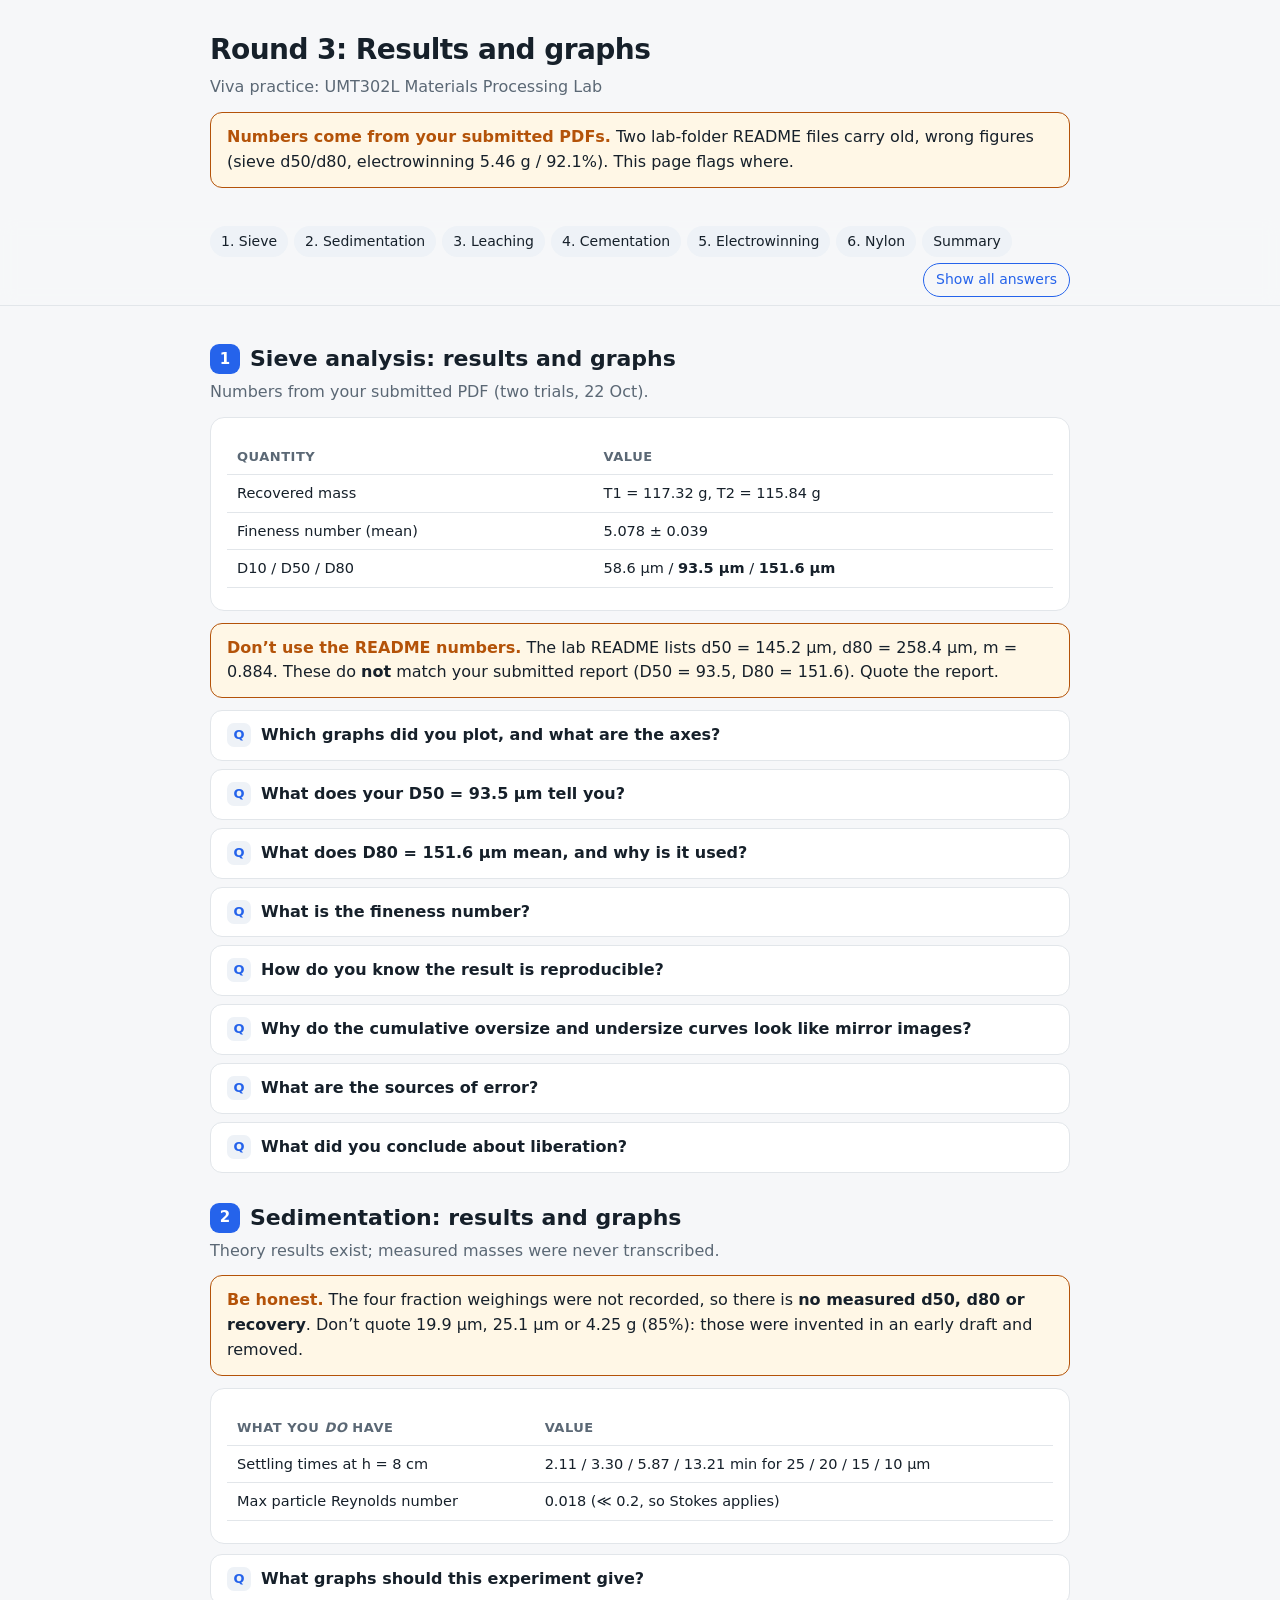
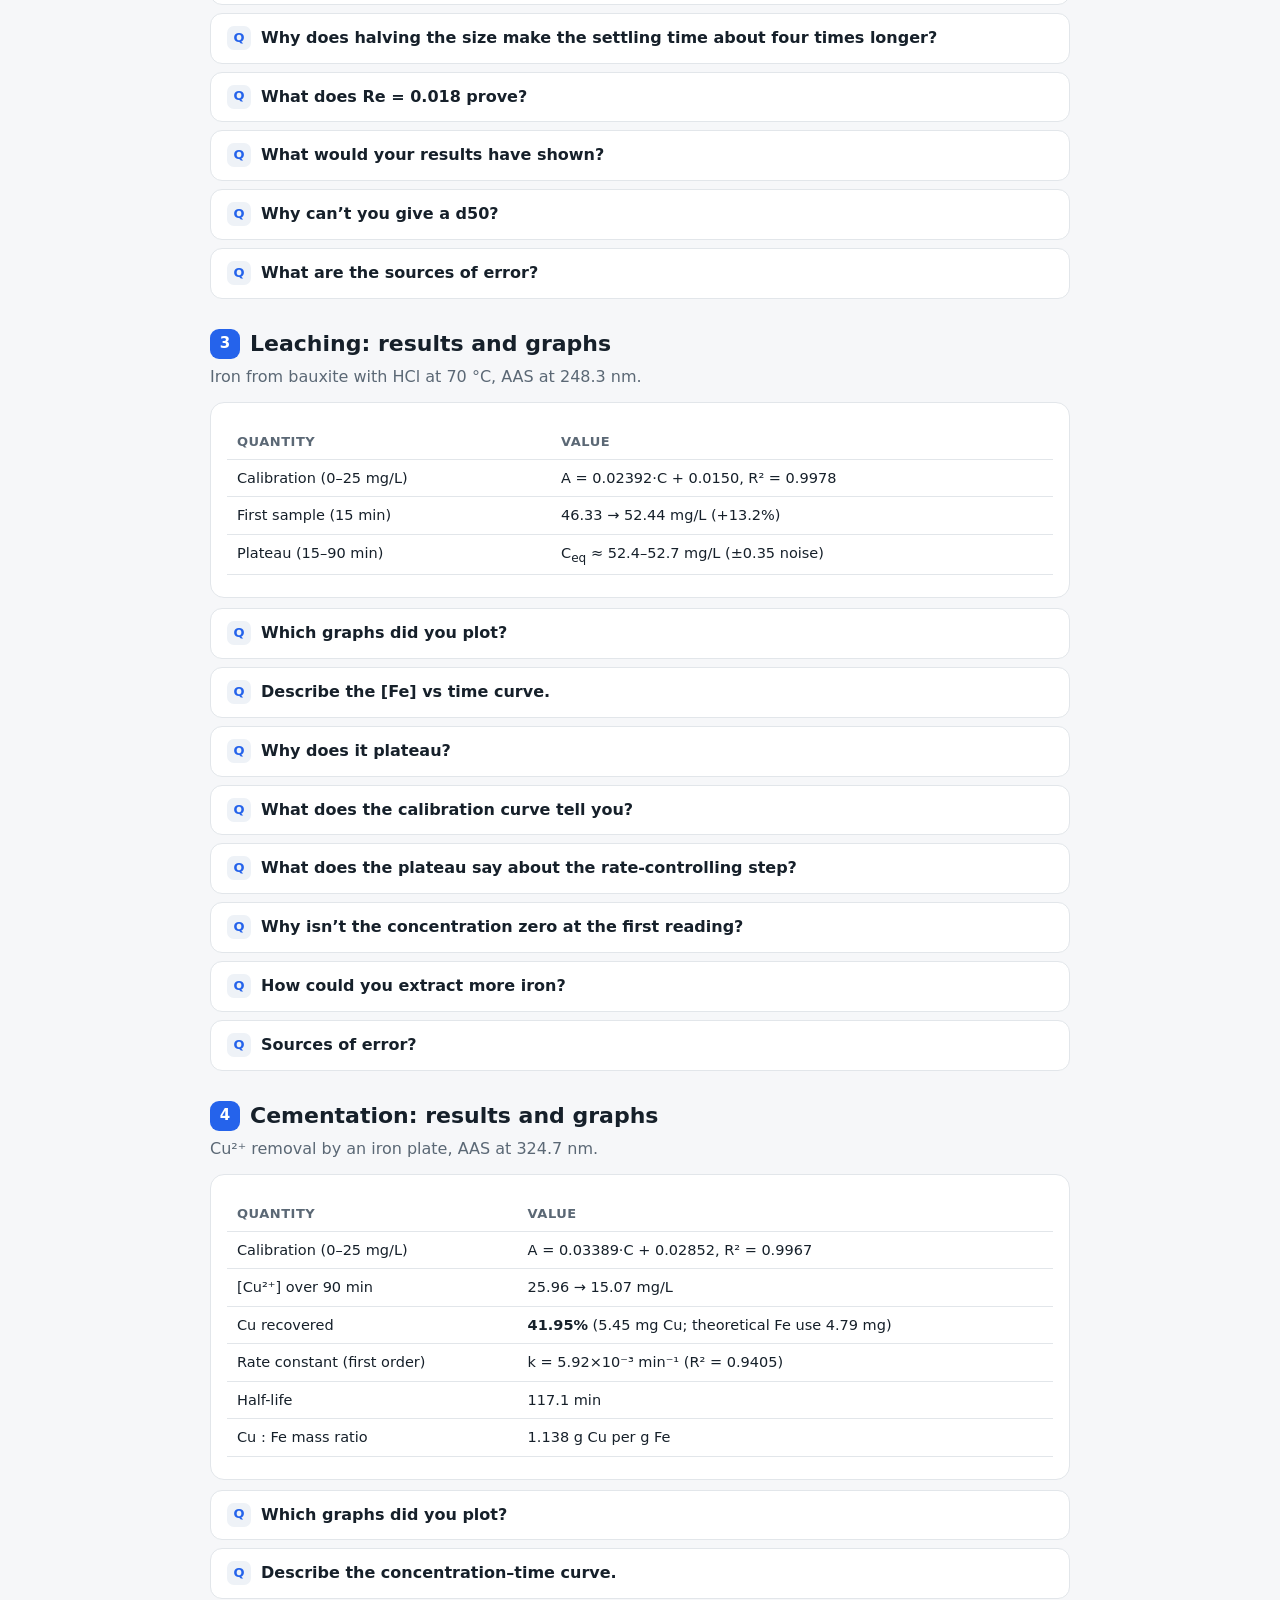
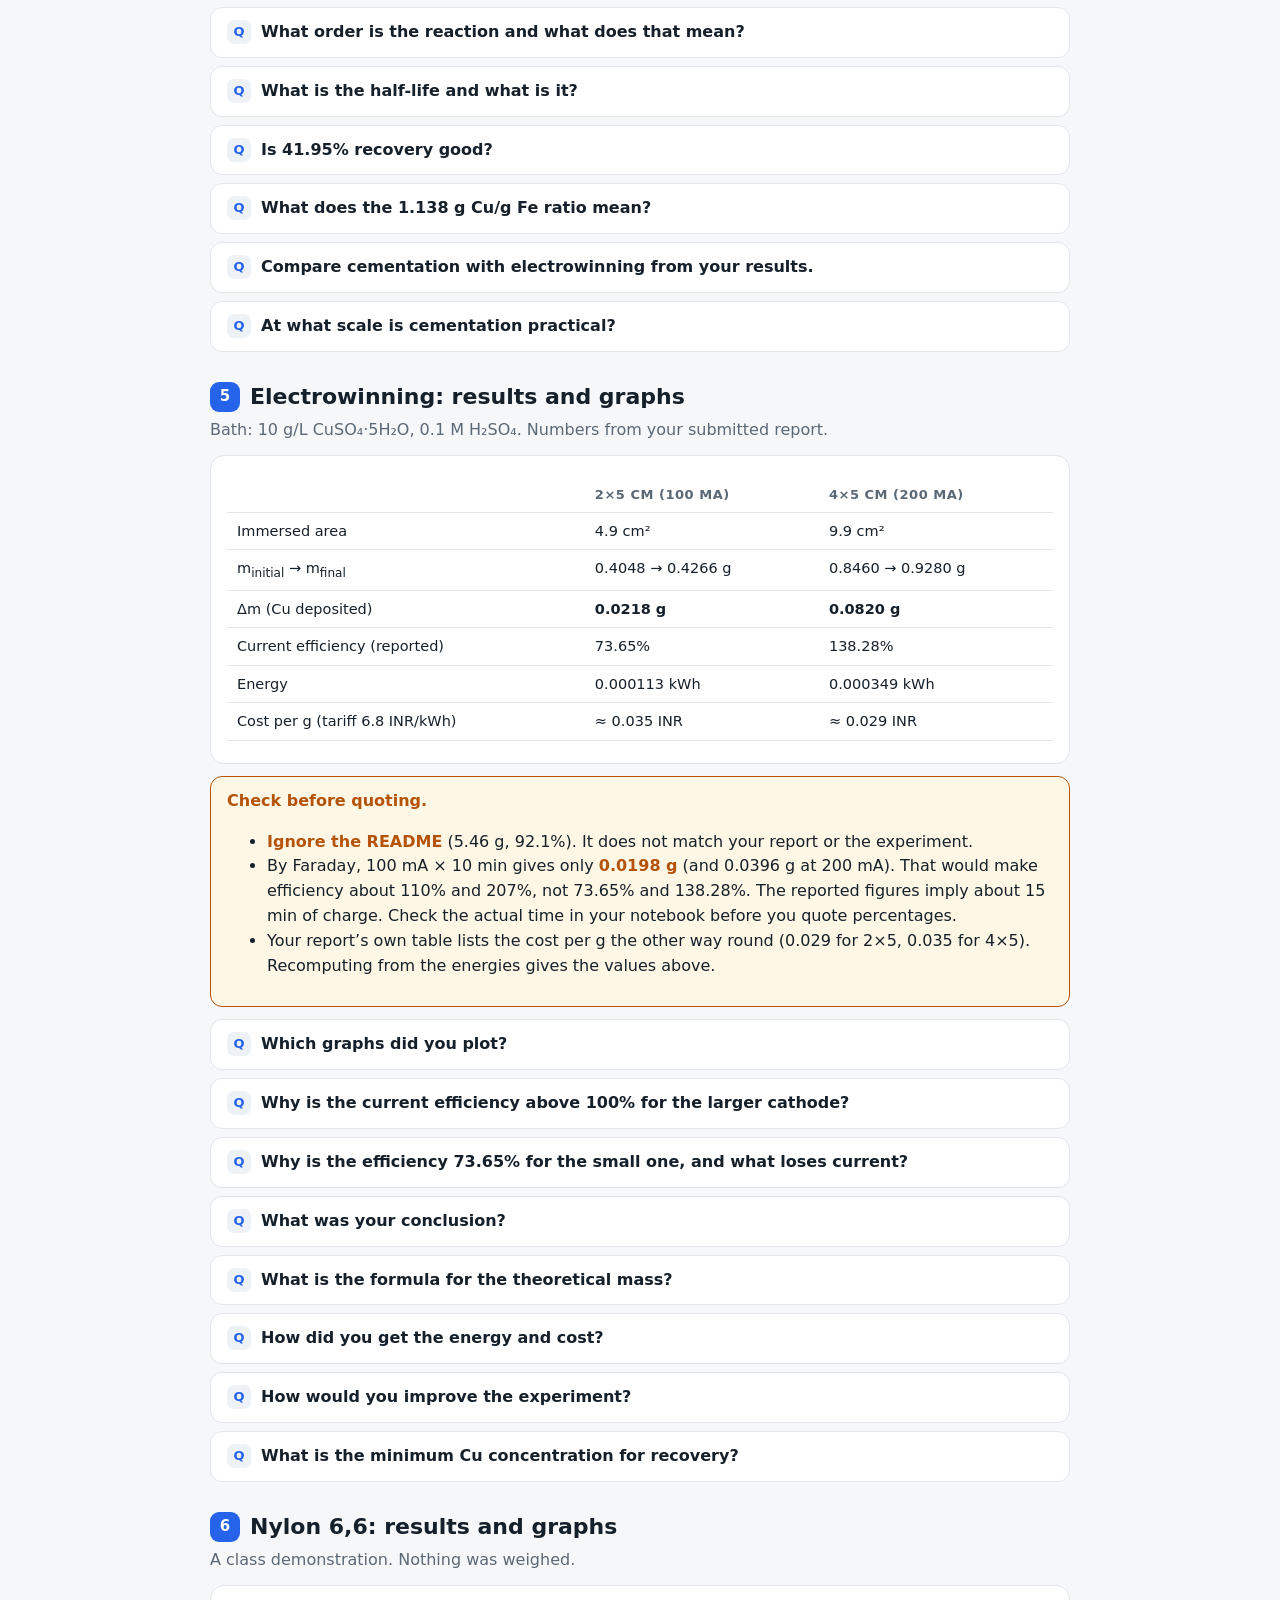
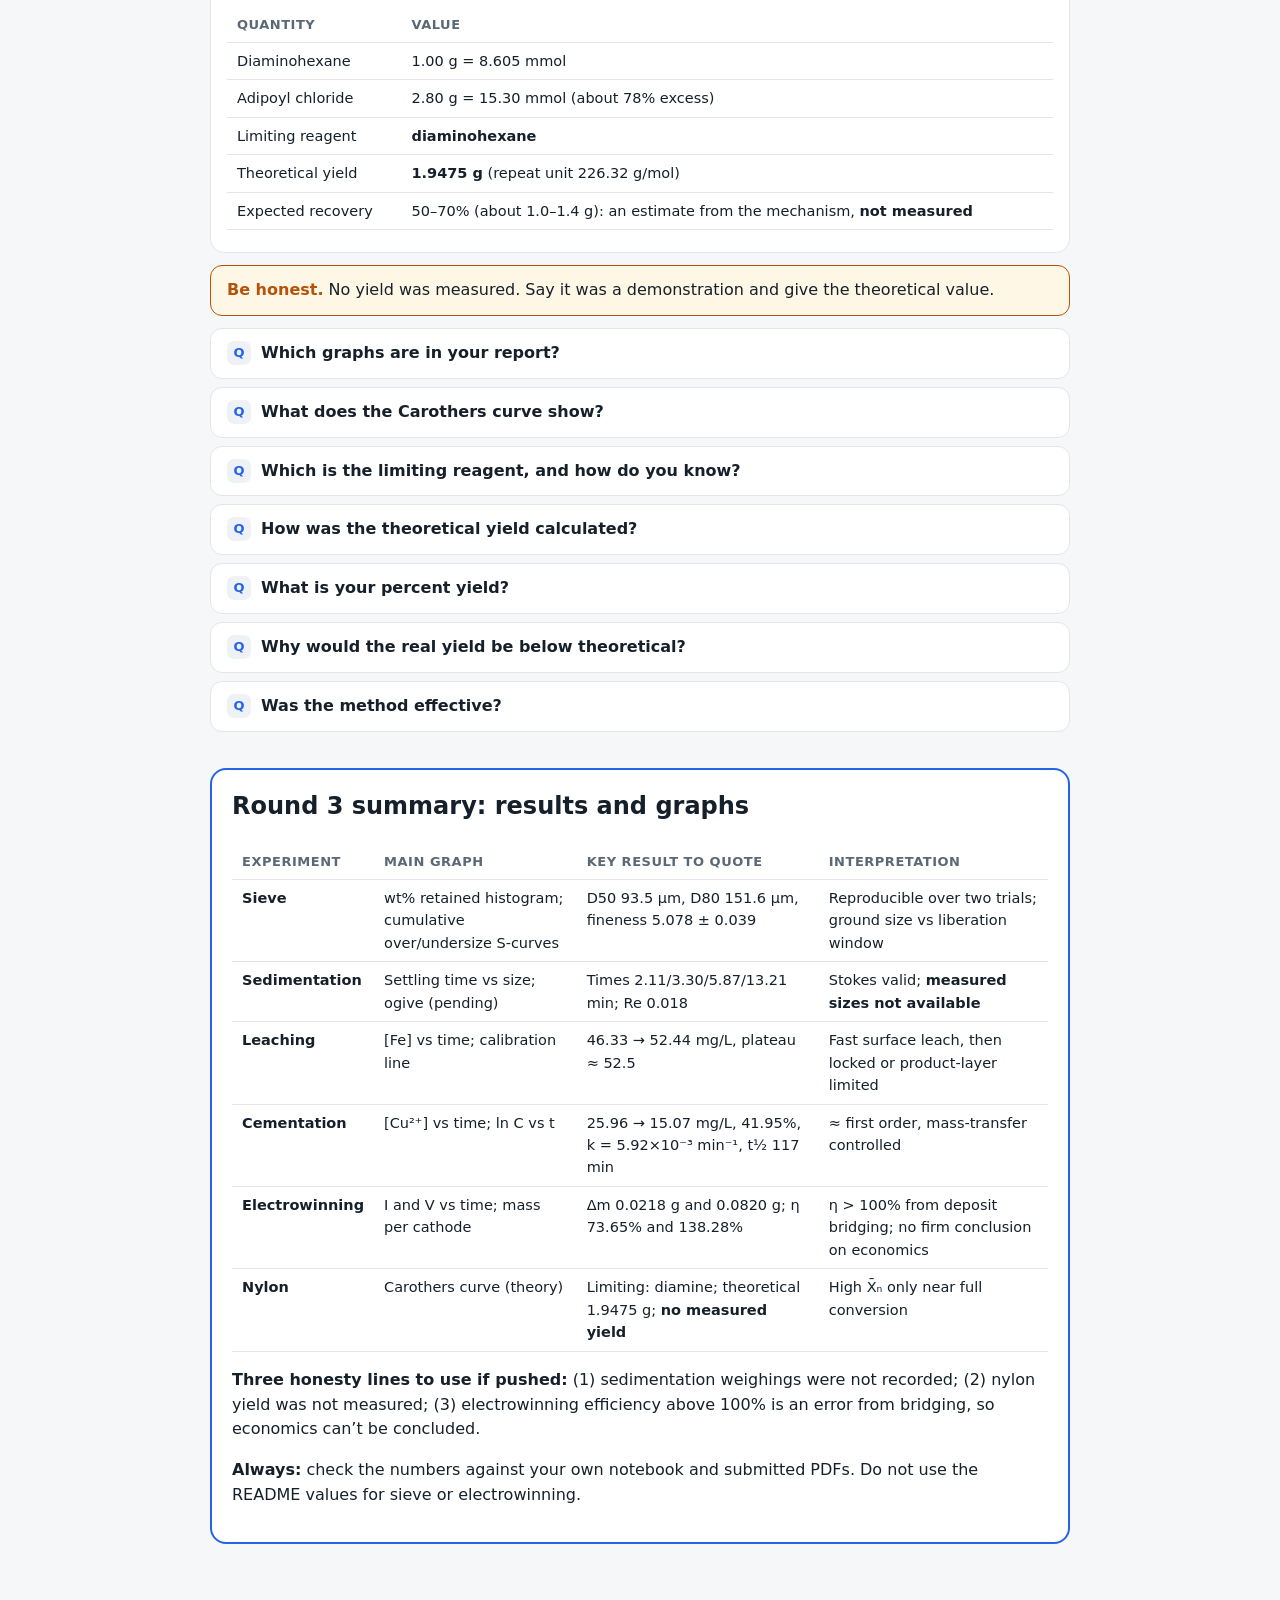
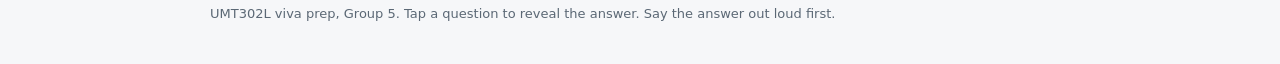
<file: viva/round3_results.html>
<!doctype html><html lang="en"><head><meta charset="utf-8"><meta name="viewport" content="width=device-width,initial-scale=1">
<title>Round 3: Results and graphs</title><style>
:root{--bg:#f6f7f9;--card:#fff;--ink:#16202a;--mute:#5b6875;--line:#e2e6ea;--acc:#2563eb;--ok:#0f8a5f;--warn:#b45309;--warnbg:#fff7e6;--chip:#eef2f7}
@media(prefers-color-scheme:dark){:root{--bg:#0f141a;--card:#171e26;--ink:#e8edf2;--mute:#9aa7b4;--line:#27313c;--acc:#6ea0ff;--ok:#43d19e;--warn:#f0b35a;--warnbg:#2a2113;--chip:#202a35}}
*{box-sizing:border-box}html{scroll-behavior:smooth}
body{margin:0;font:16px/1.55 system-ui,-apple-system,Segoe UI,Roboto,sans-serif;background:var(--bg);color:var(--ink)}
header{padding:28px 20px 18px;max-width:900px;margin:auto}
h1{margin:0 0 4px;font-size:28px;letter-spacing:-.02em}
.sub{color:var(--mute);margin:0}
nav{position:sticky;top:0;z-index:5;background:color-mix(in srgb,var(--bg) 88%,transparent);backdrop-filter:blur(8px);border-bottom:1px solid var(--line)}
nav .in{max-width:900px;margin:auto;padding:8px 20px;display:flex;gap:6px;flex-wrap:wrap;align-items:center}
nav a{color:var(--ink);text-decoration:none;font-size:14px;padding:5px 11px;border-radius:99px;background:var(--chip)}
nav a:hover{background:var(--acc);color:#fff}
nav button{margin-left:auto;font:inherit;font-size:14px;padding:5px 12px;border-radius:99px;border:1px solid var(--acc);background:transparent;color:var(--acc);cursor:pointer}
main{max-width:900px;margin:auto;padding:8px 20px 60px}
section{margin-top:28px}
section>h2{font-size:22px;margin:0 0 4px;display:flex;align-items:center;gap:10px}
.num{display:inline-grid;place-items:center;width:30px;height:30px;border-radius:9px;background:var(--acc);color:#fff;font-size:15px}
.lead{color:var(--mute);margin:0 0 12px}
.chips{display:flex;flex-wrap:wrap;gap:6px;margin:6px 0 14px}
.chip{background:var(--chip);border-radius:8px;padding:3px 9px;font-size:13px}
.card{background:var(--card);border:1px solid var(--line);border-radius:14px;padding:14px 16px;margin:10px 0}
details{background:var(--card);border:1px solid var(--line);border-radius:12px;margin:8px 0;overflow:hidden}
summary{cursor:pointer;padding:12px 16px;font-weight:600;list-style:none;display:flex;gap:10px}
summary::-webkit-details-marker{display:none}
summary::before{content:"Q";flex:none;width:24px;height:24px;border-radius:7px;background:var(--chip);color:var(--acc);display:grid;place-items:center;font-size:13px;font-weight:700}
details[open] summary{border-bottom:1px solid var(--line)}
details[open] summary::before{background:var(--acc);color:#fff}
.ans{padding:12px 16px 14px;border-left:4px solid var(--ok);margin:0}
.ans p{margin:6px 0}.ans ul{margin:6px 0 6px 20px;padding:0}
.say{background:var(--chip);border-radius:8px;padding:8px 12px;margin-top:8px;font-size:15px}
.say b{color:var(--ok)}
.warn{background:var(--warnbg);border:1px solid var(--warn);color:var(--ink);border-radius:12px;padding:12px 16px;margin:12px 0}
.warn b:first-child{color:var(--warn)}
table{width:100%;border-collapse:collapse;font-size:14.5px;margin:8px 0}
th,td{text-align:left;padding:7px 10px;border-bottom:1px solid var(--line);vertical-align:top}
th{color:var(--mute);font-weight:600;font-size:13px;text-transform:uppercase;letter-spacing:.04em}
.sumbox{margin-top:36px;border:2px solid var(--acc);border-radius:16px;padding:18px 20px;background:var(--card)}
.sumbox h2{margin-top:0}
code,.m{font-family:ui-monospace,Menlo,monospace;font-size:.92em;background:var(--chip);padding:1px 5px;border-radius:5px}
footer{max-width:900px;margin:auto;padding:0 20px 40px;color:var(--mute);font-size:13px}
@media print{nav{display:none}details{break-inside:avoid}}
</style></head><body>
<header><h1>Round 3: Results and graphs</h1><p class="sub">Viva practice: UMT302L Materials Processing Lab</p><div class="warn"><b>Numbers come from your submitted PDFs.</b> Two lab-folder README files carry old, wrong figures (sieve d50/d80, electrowinning 5.46 g / 92.1%). This page flags where.</div></header>
<nav><div class="in"><a href="#sieve">1. Sieve</a><a href="#sed">2. Sedimentation</a><a href="#leach">3. Leaching</a><a href="#cem">4. Cementation</a><a href="#ew">5. Electrowinning</a><a href="#nylon">6. Nylon</a><a href="#summary">Summary</a><button id="tg">Show all answers</button></div></nav><main><section id="sieve"><h2><span class="num">1</span>Sieve analysis: results and graphs</h2><p class="lead">Numbers from your submitted PDF (two trials, 22 Oct).</p><div class="card"><table><tr><th>Quantity</th><th>Value</th></tr>
<tr><td>Recovered mass</td><td>T1 = 117.32 g, T2 = 115.84 g</td></tr>
<tr><td>Fineness number (mean)</td><td>5.078 ± 0.039</td></tr>
<tr><td>D10 / D50 / D80</td><td>58.6 µm / <b>93.5 µm</b> / <b>151.6 µm</b></td></tr></table></div>
<div class="warn"><b>Don’t use the README numbers.</b> The lab README lists d50 = 145.2 µm, d80 = 258.4 µm, m = 0.884. These do <b>not</b> match your submitted report (D50 = 93.5, D80 = 151.6). Quote the report.</div><details><summary>Which graphs did you plot, and what are the axes?</summary><div class="ans"><ul><li><b>Direct plot:</b> weight % retained (y) vs sieve size fraction (x). A histogram showing where most mass sits.</li><li><b>Cumulative oversize and undersize</b> vs size. Two S-shaped curves that cross at 50%.</li><li>D10, D50 and D80 are read off the undersize curve.</li></ul></div></details><details><summary>What does your D50 = 93.5 µm tell you?</summary><div class="ans"><p>Half the mass (by weight) is finer than about 94 µm. It is the median size of the ground ore. Most of the mass sat on the 75 and 53 µm sieves.</p></div></details><details><summary>What does D80 = 151.6 µm mean, and why is it used?</summary><div class="ans"><p>80% of the mass passes 152 µm. It is the standard <b>grind-size indicator</b> for feed and product of grinding.</p></div></details><details><summary>What is the fineness number?</summary><div class="ans"><p>Σ(cumulative grams retained) ÷ 100, from the manual. A higher value means a coarser or finer powder depending on the definition used, so just say you computed it as the manual says, and that the two trials agree (5.078 ± 0.039).</p></div></details><details><summary>How do you know the result is reproducible?</summary><div class="ans"><p>The two trials gave similar distributions and fineness numbers (spread ±0.039). Recovered masses were close (117.32 vs 115.84 g).</p></div></details><details><summary>Why do the cumulative oversize and undersize curves look like mirror images?</summary><div class="ans"><p>Oversize % + undersize % = 100% at every size.</p></div></details><details><summary>What are the sources of error?</summary><div class="ans"><ul><li>Particles stuck in the mesh (blinding), recovered by brushing.</li><li>Mass loss from the ≈120 g nominal charge (117.32 g and 115.84 g recovered).</li><li>Shaker amplitude fluctuated between 1.0 and 1.1 mm in trial 2 (noted in the report).</li><li>Sampling not perfectly representative.</li></ul></div></details><details><summary>What did you conclude about liberation?</summary><div class="ans"><p>Sieve analysis tells you whether grinding reached the liberation window. Finer than needed wastes energy and makes slimes. Coarser leaves locked grains.</p></div></details></section><section id="sed"><h2><span class="num">2</span>Sedimentation: results and graphs</h2><p class="lead">Theory results exist; measured masses were never transcribed.</p><div class="warn"><b>Be honest.</b> The four fraction weighings were not recorded, so there is <b>no measured d50, d80 or recovery</b>. Don’t quote 19.9 µm, 25.1 µm or 4.25 g (85%): those were invented in an early draft and removed.</div>
<div class="card"><table><tr><th>What you <i>do</i> have</th><th>Value</th></tr>
<tr><td>Settling times at h = 8 cm</td><td>2.11 / 3.30 / 5.87 / 13.21 min for 25 / 20 / 15 / 10 µm</td></tr>
<tr><td>Max particle Reynolds number</td><td>0.018 (≪ 0.2, so Stokes applies)</td></tr></table></div><details><summary>What graphs should this experiment give?</summary><div class="ans"><ul><li><b>Settling time (and velocity) vs particle size:</b> time rises steeply as size falls (t ∝ 1/d²).</li><li><b>Histogram</b> of weight % per size fraction.</li><li><b>Cumulative curve (ogive)</b> from which d50 and d80 are read.</li><li>Reynolds number vs size, to check laminar flow.</li></ul></div></details><details><summary>Why does halving the size make the settling time about four times longer?</summary><div class="ans"><p>Terminal velocity ∝ d², so time ∝ 1/d². Check: 20 → 10 µm is 3.30 → 13.21 min, about four times.</p></div></details><details><summary>What does Re = 0.018 prove?</summary><div class="ans"><p>Flow around the particle is laminar (creeping), so <b>Stokes’ law is valid</b> (limit Re < 0.2).</p></div></details><details><summary>What would your results have shown?</summary><div class="ans"><p>The mass in each size fraction, converted to % and cumulative %, giving the size distribution of the quartz in the 10–37 µm range.</p></div></details><details><summary>Why can’t you give a d50?</summary><div class="ans"><p>The weights of the four fractions were not transcribed, so the cumulative curve can’t be built. Say this plainly, and explain the method and the Stokes results you do have.</p></div></details><details><summary>What are the sources of error?</summary><div class="ans"><ul><li>Particles not perfectly spherical.</li><li>Incomplete dispersion (clumps).</li><li>Disturbing the bed while siphoning.</li><li>Temperature change (viscosity).</li><li>Loss of fines during filtering or drying.</li></ul></div></details></section><section id="leach"><h2><span class="num">3</span>Leaching: results and graphs</h2><p class="lead">Iron from bauxite with HCl at 70 °C, AAS at 248.3 nm.</p><div class="card"><table><tr><th>Quantity</th><th>Value</th></tr>
<tr><td>Calibration (0–25 mg/L)</td><td>A = 0.02392·C + 0.0150, R² = 0.9978</td></tr>
<tr><td>First sample (15 min)</td><td>46.33 → 52.44 mg/L (+13.2%)</td></tr>
<tr><td>Plateau (15–90 min)</td><td>C<sub>eq</sub> ≈ 52.4–52.7 mg/L (±0.35 noise)</td></tr></table></div><details><summary>Which graphs did you plot?</summary><div class="ans"><ul><li><b>Calibration:</b> absorbance (y) vs Fe concentration (x), a straight line.</li><li><b>[Fe] vs time</b> (0–90 min): quick rise, then a flat plateau.</li></ul></div></details><details><summary>Describe the [Fe] vs time curve.</summary><div class="ans"><p>Concentration jumped from about 46 to 52 mg/L in the first 15 min, then stayed at about 52.5 mg/L until 90 min.</p></div></details><details><summary>Why does it plateau?</summary><div class="ans"><ul><li>The <b>easily leachable iron</b> (surface hematite, goethite) dissolved quickly.</li><li>The rest is locked in the inert aluminosilicate framework; a product layer slows acid (ash-layer diffusion).</li><li>Acid use and approach to equilibrium also play a part.</li></ul><div class="say"><b>Say it like this:</b> The leachable iron was extracted in the first 15 minutes; the rest is refractory.</div></div></details><details><summary>What does the calibration curve tell you?</summary><div class="ans"><p>AAS follows Beer–Lambert: absorbance is proportional to concentration. R² = 0.9978 shows a good linear fit, so the conversion is reliable.</p></div></details><details><summary>What does the plateau say about the rate-controlling step?</summary><div class="ans"><p>The report points to <b>ash/product-layer diffusion</b> control after the fast chemical attack. Shrinking core model: film diffusion, ash diffusion, or chemical reaction.</p></div></details><details><summary>Why isn’t the concentration zero at the first reading?</summary><div class="ans"><p>Surface iron dissolved quickly once the acid was added, so by the first measurement it was already high. This is what the report calls the “initial baseline”. Say it simply if asked, and avoid over-explaining.</p></div></details><details><summary>How could you extract more iron?</summary><div class="ans"><p>Higher temperature, stronger acid, finer grinding, more agitation, longer time, or a different acid.</p></div></details><details><summary>Sources of error?</summary><div class="ans"><ul><li>Dilution steps and pipetting.</li><li>1 mL sample replaced with water (corrected).</li><li>AAS drift or noise (±0.35 mg/L).</li></ul></div></details></section><section id="cem"><h2><span class="num">4</span>Cementation: results and graphs</h2><p class="lead">Cu²⁺ removal by an iron plate, AAS at 324.7 nm.</p><div class="card"><table><tr><th>Quantity</th><th>Value</th></tr>
<tr><td>Calibration (0–25 mg/L)</td><td>A = 0.03389·C + 0.02852, R² = 0.9967</td></tr>
<tr><td>[Cu²⁺] over 90 min</td><td>25.96 → 15.07 mg/L</td></tr>
<tr><td>Cu recovered</td><td><b>41.95%</b> (5.45 mg Cu; theoretical Fe use 4.79 mg)</td></tr>
<tr><td>Rate constant (first order)</td><td>k = 5.92×10⁻³ min⁻¹ (R² = 0.9405)</td></tr>
<tr><td>Half-life</td><td>117.1 min</td></tr>
<tr><td>Cu : Fe mass ratio</td><td>1.138 g Cu per g Fe</td></tr></table></div><details><summary>Which graphs did you plot?</summary><div class="ans"><ul><li><b>Calibration:</b> absorbance vs concentration.</li><li><b>[Cu²⁺] vs time:</b> falls continuously (exponential decay).</li><li>ln C vs t: roughly straight, slope gives k.</li></ul></div></details><details><summary>Describe the concentration–time curve.</summary><div class="ans"><p>[Cu²⁺] fell steadily from 25.96 to 15.07 mg/L over 90 min. The rate is fastest at the start and slows as Cu²⁺ is used up.</p></div></details><details><summary>What order is the reaction and what does that mean?</summary><div class="ans"><p><b>Apparent first order</b>: rate ∝ [Cu²⁺]. It points to <b>boundary-layer mass transfer</b> of Cu²⁺ to the iron surface. R² = 0.94 is moderate, so say “approximately first order”.</p></div></details><details><summary>What is the half-life and what is it?</summary><div class="ans"><p>117 min, the time for [Cu²⁺] to halve (t½ = ln2 / k). In 90 min it did not quite halve, matching 42% removal.</p></div></details><details><summary>Is 41.95% recovery good?</summary><div class="ans"><p>It is moderate. A longer time, higher stirring, more iron area, or a fresh iron surface would give more. The reaction is thermodynamically favourable (ΔE° = 0.78 V), but rate-limited by mass transfer.</p></div></details><details><summary>What does the 1.138 g Cu/g Fe ratio mean?</summary><div class="ans"><p>It is the stoichiometric value 63.55 ÷ 55.85. In practice more iron is used because of Fe + 2H⁺ → Fe²⁺ + H₂ and Fe³⁺ reduction.</p></div></details><details><summary>Compare cementation with electrowinning from your results.</summary><div class="ans"><p>Cementation: spontaneous, no electricity, slow, impure copper, iron consumed. Electrowinning: needs power, controllable with current, high purity.</p></div></details><details><summary>At what scale is cementation practical?</summary><div class="ans"><p>Large volumes of <b>dilute</b> copper solution (mine waters, leach residues), with cheap scrap iron.</p></div></details></section><section id="ew"><h2><span class="num">5</span>Electrowinning: results and graphs</h2><p class="lead">Bath: 10 g/L CuSO₄·5H₂O, 0.1 M H₂SO₄. Numbers from your submitted report.</p><div class="card"><table><tr><th></th><th>2×5 cm (100 mA)</th><th>4×5 cm (200 mA)</th></tr>
<tr><td>Immersed area</td><td>4.9 cm²</td><td>9.9 cm²</td></tr>
<tr><td>m<sub>initial</sub> → m<sub>final</sub></td><td>0.4048 → 0.4266 g</td><td>0.8460 → 0.9280 g</td></tr>
<tr><td>Δm (Cu deposited)</td><td><b>0.0218 g</b></td><td><b>0.0820 g</b></td></tr>
<tr><td>Current efficiency (reported)</td><td>73.65%</td><td>138.28%</td></tr>
<tr><td>Energy</td><td>0.000113 kWh</td><td>0.000349 kWh</td></tr>
<tr><td>Cost per g (tariff 6.8 INR/kWh)</td><td>≈ 0.035 INR</td><td>≈ 0.029 INR</td></tr></table></div>
<div class="warn"><b>Check before quoting.</b><ul>
<li><b>Ignore the README</b> (5.46 g, 92.1%). It does not match your report or the experiment.</li>
<li>By Faraday, 100 mA × 10 min gives only <b>0.0198 g</b> (and 0.0396 g at 200 mA). That would make efficiency about 110% and 207%, not 73.65% and 138.28%. The reported figures imply about 15 min of charge. Check the actual time in your notebook before you quote percentages.</li>
<li>Your report’s own table lists the cost per g the other way round (0.029 for 2×5, 0.035 for 4×5). Recomputing from the energies gives the values above.</li></ul></div><details><summary>Which graphs did you plot?</summary><div class="ans"><ul><li><b>Current and voltage vs time</b> for each cathode. Noisy at the start while electrodes were settling into position.</li><li>Mass of Cu recovered per cathode.</li><li>Cost per g for each cathode.</li></ul></div></details><details><summary>Why is the current efficiency above 100% for the larger cathode?</summary><div class="ans"><p>Impossible physically, so it is an error. Your report explains it: the <b>copper deposit grew out and bridged</b> to the other electrode, which raised the current and deposited extra copper not counted in the Faraday calculation.</p><div class="say"><b>Say it like this:</b> The deposit bridged between the electrodes, so the real charge exceeded what we assumed. The percentage is not reliable.</div></div></details><details><summary>Why is the efficiency 73.65% for the small one, and what loses current?</summary><div class="ans"><p>Efficiency below 100% is normal: <b>H₂ evolution</b>, loose deposit falling off, brass dissolving, weighing error.</p></div></details><details><summary>What was your conclusion?</summary><div class="ans"><p>More copper than theory was recovered because of bridging, so errors are large. You <b>can’t conclude</b> whether the smaller or larger electrode is more economical.</p></div></details><details><summary>What is the formula for the theoretical mass?</summary><div class="ans"><p>m = M·I·t / (n·F), with M = 63.55 g/mol, n = 2, F = 96485 C/mol.</p></div></details><details><summary>How did you get the energy and cost?</summary><div class="ans"><p>E = ∫V·I dt (sum of V·I·Δt from the logged data) in kWh, then <b>cost per g = E × tariff ÷ Δm</b>, tariff 6.8 INR/kWh.</p></div></details><details><summary>How would you improve the experiment?</summary><div class="ans"><ul><li>Stir the bath and keep the deposit away from the other electrode.</li><li>Use a reference (stable) electrode position and fixed spacing.</li><li>Repeat each run.</li><li>Use a higher Cu concentration.</li></ul></div></details><details><summary>What is the minimum Cu concentration for recovery?</summary><div class="ans"><p>At low concentration, the limiting current falls below the applied current, so H⁺ is reduced and efficiency collapses. Our dilute bath (about 2.5 g/L Cu from 10 g/L CuSO₄·5H₂O) is already below industrial values (30–50 g/L).</p></div></details></section><section id="nylon"><h2><span class="num">6</span>Nylon 6,6: results and graphs</h2><p class="lead">A class demonstration. Nothing was weighed.</p><div class="card"><table><tr><th>Quantity</th><th>Value</th></tr>
<tr><td>Diaminohexane</td><td>1.00 g = 8.605 mmol</td></tr>
<tr><td>Adipoyl chloride</td><td>2.80 g = 15.30 mmol (about 78% excess)</td></tr>
<tr><td>Limiting reagent</td><td><b>diaminohexane</b></td></tr>
<tr><td>Theoretical yield</td><td><b>1.9475 g</b> (repeat unit 226.32 g/mol)</td></tr>
<tr><td>Expected recovery</td><td>50–70% (about 1.0–1.4 g): an estimate from the mechanism, <b>not measured</b></td></tr></table></div>
<div class="warn"><b>Be honest.</b> No yield was measured. Say it was a demonstration and give the theoretical value.</div><details><summary>Which graphs are in your report?</summary><div class="ans"><ul><li><b>Carothers curve:</b> degree of polymerization vs conversion. Flat at first, shoots up near 100% conversion.</li><li>A schematic of the liquid–liquid interface. Both are theory, not measured data.</li></ul></div></details><details><summary>What does the Carothers curve show?</summary><div class="ans"><p>X̄ₙ = 1 / (1 − p). At 90% conversion X̄ₙ = 10, at 99% it is 100, at 99.9% it is 1000. High molecular weight needs <b>very high conversion</b>, which is why step-growth needs pure monomers and exact stoichiometry.</p></div></details><details><summary>Which is the limiting reagent, and how do you know?</summary><div class="ans"><p>The <b>diamine</b>: 8.605 mmol vs 15.30 mmol of acid chloride. The 1:1 reaction runs out of diamine first.</p></div></details><details><summary>How was the theoretical yield calculated?</summary><div class="ans"><p>8.605 mmol × 226.32 g/mol (repeat unit) = <b>1.9475 g</b>.</p></div></details><details><summary>What is your percent yield?</summary><div class="ans"><p>Not measured. Say: “It was a demonstration, so I only have the theoretical yield, 1.9475 g. From the mechanism I expect about 50–70%.”</p></div></details><details><summary>Why would the real yield be below theoretical?</summary><div class="ans"><ul><li>Fixed interfacial area; the rope parts before monomer is used up.</li><li>Short chains stay dissolved.</li><li>Some amine is protonated by HCl.</li><li>Losses on washing and drying.</li></ul></div></details><details><summary>Was the method effective?</summary><div class="ans"><p>Yes: a continuous nylon rope could be drawn from the interface in minutes at room temperature. This showed interfacial step-growth polymerization. Effectiveness in yield was not measured.</p></div></details></section>
<div class="sumbox" id="summary"><h2>Round 3 summary: results and graphs</h2>
<table><tr><th>Experiment</th><th>Main graph</th><th>Key result to quote</th><th>Interpretation</th></tr>
<tr><td><b>Sieve</b></td><td>wt% retained histogram; cumulative over/undersize S-curves</td><td>D50 93.5 µm, D80 151.6 µm, fineness 5.078 ± 0.039</td><td>Reproducible over two trials; ground size vs liberation window</td></tr>
<tr><td><b>Sedimentation</b></td><td>Settling time vs size; ogive (pending)</td><td>Times 2.11/3.30/5.87/13.21 min; Re 0.018</td><td>Stokes valid; <b>measured sizes not available</b></td></tr>
<tr><td><b>Leaching</b></td><td>[Fe] vs time; calibration line</td><td>46.33 → 52.44 mg/L, plateau ≈ 52.5</td><td>Fast surface leach, then locked or product-layer limited</td></tr>
<tr><td><b>Cementation</b></td><td>[Cu²⁺] vs time; ln C vs t</td><td>25.96 → 15.07 mg/L, 41.95%, k = 5.92×10⁻³ min⁻¹, t½ 117 min</td><td>≈ first order, mass-transfer controlled</td></tr>
<tr><td><b>Electrowinning</b></td><td>I and V vs time; mass per cathode</td><td>Δm 0.0218 g and 0.0820 g; η 73.65% and 138.28%</td><td>η &gt; 100% from deposit bridging; no firm conclusion on economics</td></tr>
<tr><td><b>Nylon</b></td><td>Carothers curve (theory)</td><td>Limiting: diamine; theoretical 1.9475 g; <b>no measured yield</b></td><td>High X̄ₙ only near full conversion</td></tr></table>
<p><b>Three honesty lines to use if pushed:</b> (1) sedimentation weighings were not recorded; (2) nylon yield was not measured; (3) electrowinning efficiency above 100% is an error from bridging, so economics can’t be concluded.</p>
<p><b>Always:</b> check the numbers against your own notebook and submitted PDFs. Do not use the README values for sieve or electrowinning.</p></div></main>
<footer>UMT302L viva prep, Group 5. Tap a question to reveal the answer. Say the answer out loud first.</footer>
<script>
const ds=[...document.querySelectorAll('details')];let open=false;
document.getElementById('tg').onclick=e=>{open=!open;ds.forEach(d=>d.open=open);e.target.textContent=open?'Hide all answers':'Show all answers'};
</script></body></html>
</file>
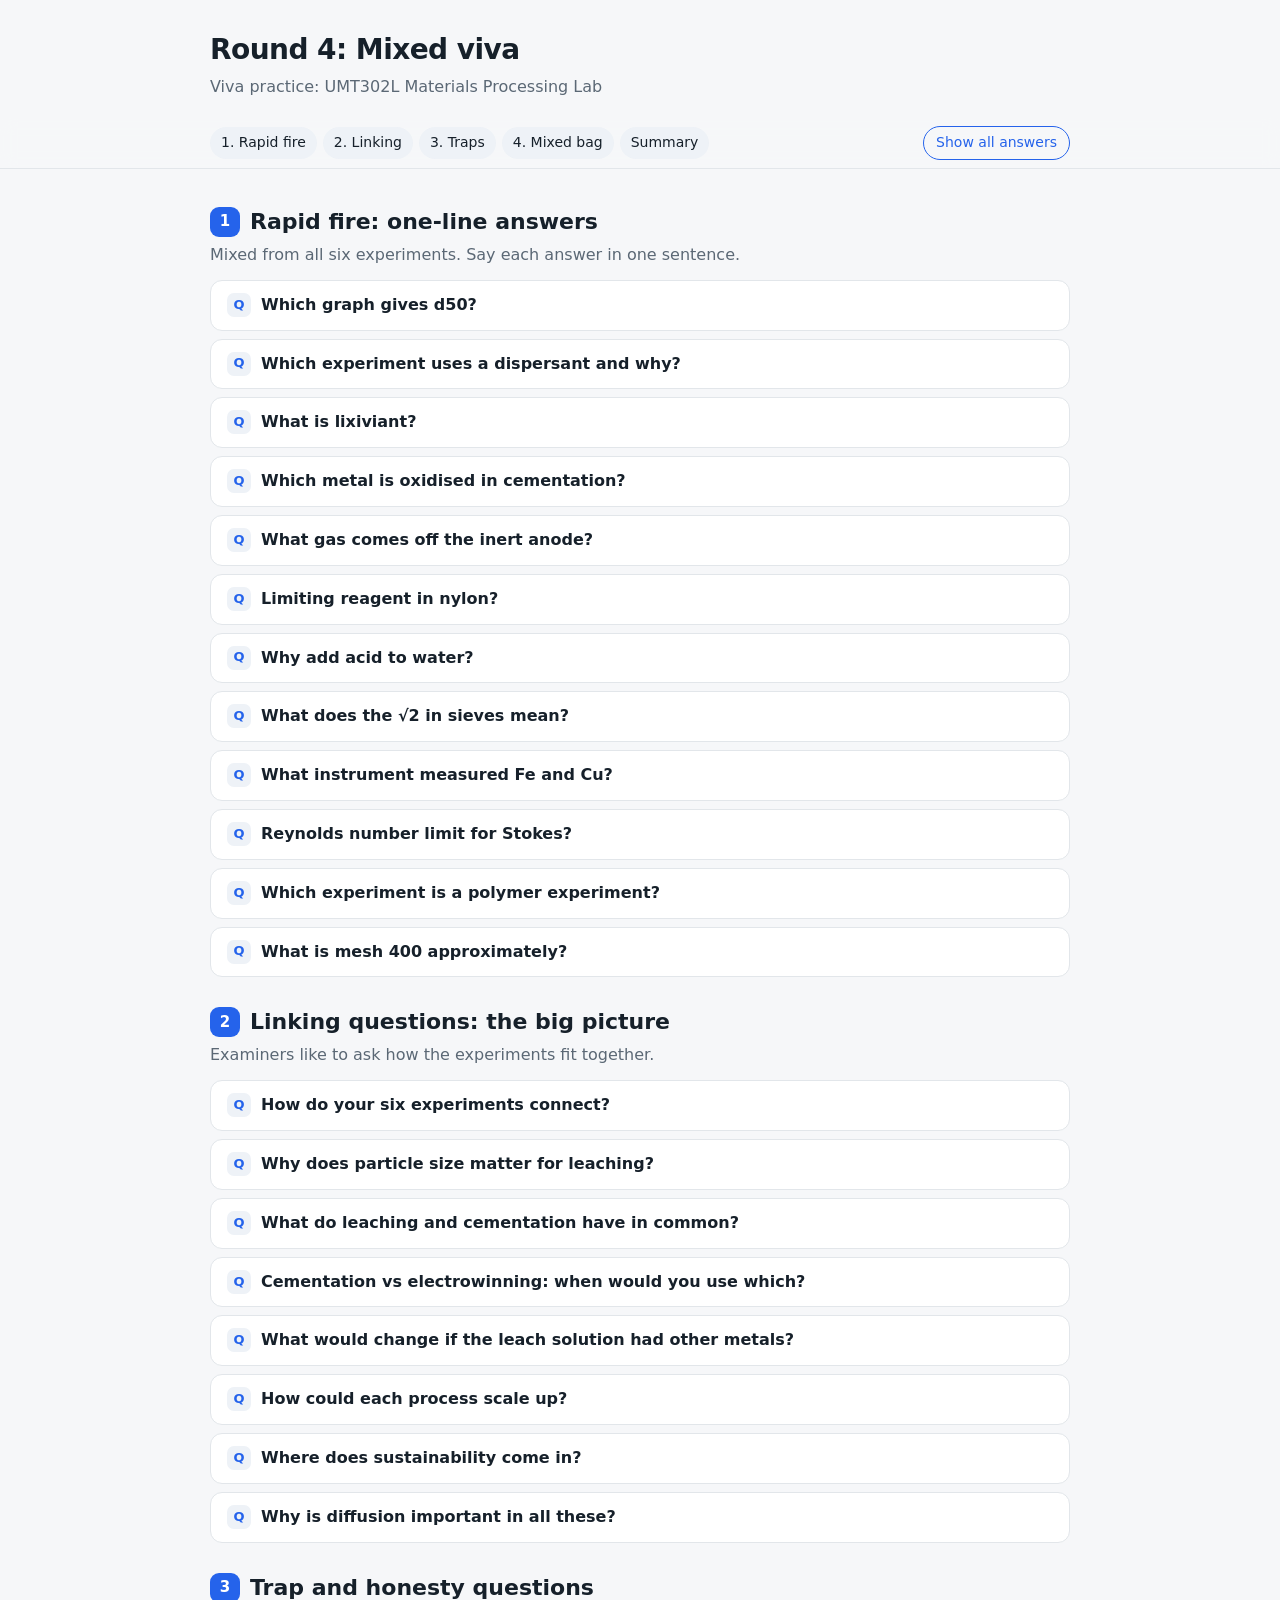
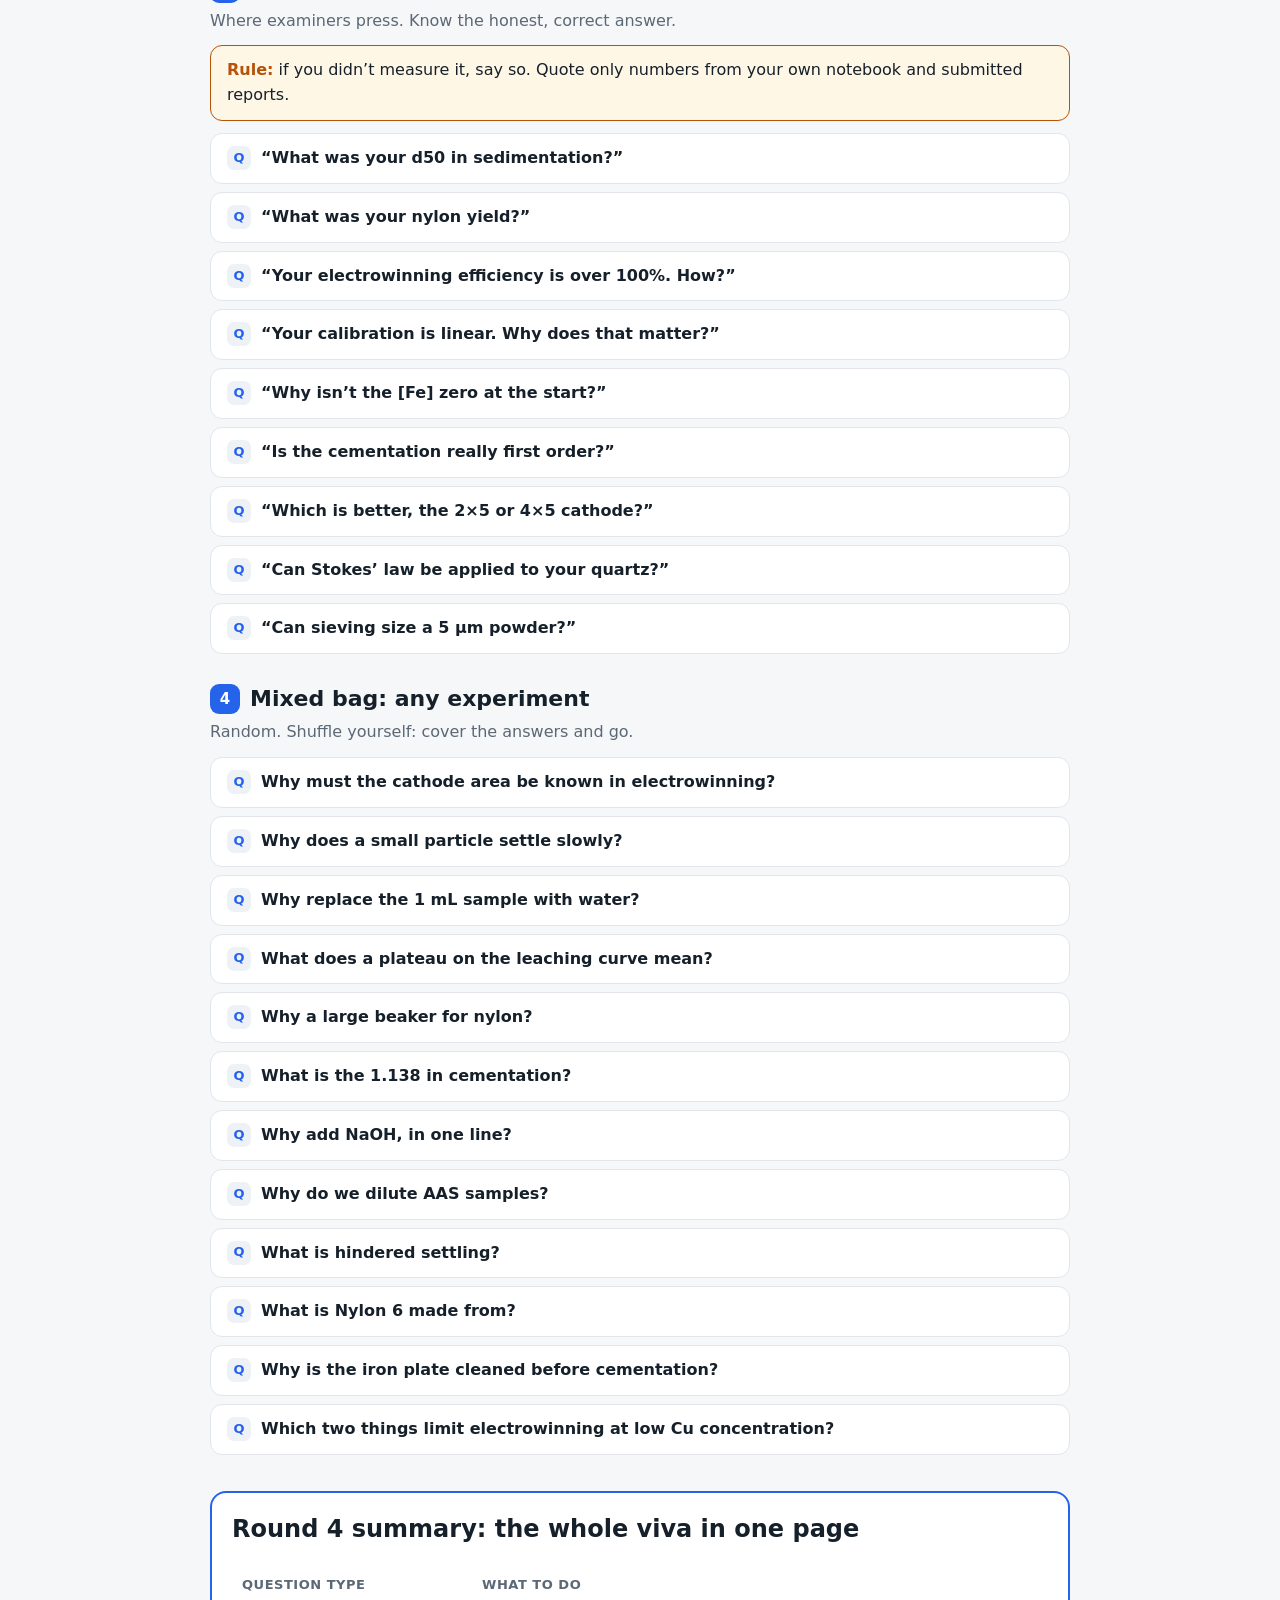
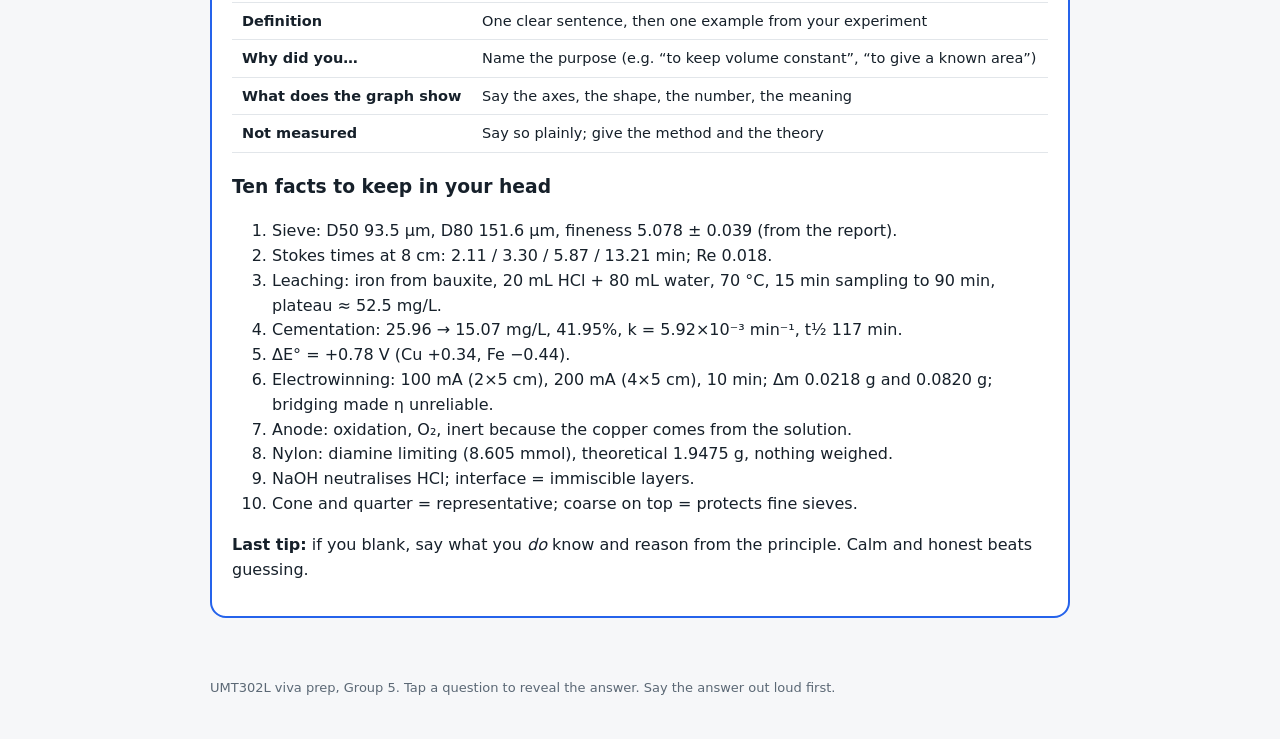
<file: viva/round4_mixed.html>
<!doctype html><html lang="en"><head><meta charset="utf-8"><meta name="viewport" content="width=device-width,initial-scale=1">
<title>Round 4: Mixed viva</title><style>
:root{--bg:#f6f7f9;--card:#fff;--ink:#16202a;--mute:#5b6875;--line:#e2e6ea;--acc:#2563eb;--ok:#0f8a5f;--warn:#b45309;--warnbg:#fff7e6;--chip:#eef2f7}
@media(prefers-color-scheme:dark){:root{--bg:#0f141a;--card:#171e26;--ink:#e8edf2;--mute:#9aa7b4;--line:#27313c;--acc:#6ea0ff;--ok:#43d19e;--warn:#f0b35a;--warnbg:#2a2113;--chip:#202a35}}
*{box-sizing:border-box}html{scroll-behavior:smooth}
body{margin:0;font:16px/1.55 system-ui,-apple-system,Segoe UI,Roboto,sans-serif;background:var(--bg);color:var(--ink)}
header{padding:28px 20px 18px;max-width:900px;margin:auto}
h1{margin:0 0 4px;font-size:28px;letter-spacing:-.02em}
.sub{color:var(--mute);margin:0}
nav{position:sticky;top:0;z-index:5;background:color-mix(in srgb,var(--bg) 88%,transparent);backdrop-filter:blur(8px);border-bottom:1px solid var(--line)}
nav .in{max-width:900px;margin:auto;padding:8px 20px;display:flex;gap:6px;flex-wrap:wrap;align-items:center}
nav a{color:var(--ink);text-decoration:none;font-size:14px;padding:5px 11px;border-radius:99px;background:var(--chip)}
nav a:hover{background:var(--acc);color:#fff}
nav button{margin-left:auto;font:inherit;font-size:14px;padding:5px 12px;border-radius:99px;border:1px solid var(--acc);background:transparent;color:var(--acc);cursor:pointer}
main{max-width:900px;margin:auto;padding:8px 20px 60px}
section{margin-top:28px}
section>h2{font-size:22px;margin:0 0 4px;display:flex;align-items:center;gap:10px}
.num{display:inline-grid;place-items:center;width:30px;height:30px;border-radius:9px;background:var(--acc);color:#fff;font-size:15px}
.lead{color:var(--mute);margin:0 0 12px}
.chips{display:flex;flex-wrap:wrap;gap:6px;margin:6px 0 14px}
.chip{background:var(--chip);border-radius:8px;padding:3px 9px;font-size:13px}
.card{background:var(--card);border:1px solid var(--line);border-radius:14px;padding:14px 16px;margin:10px 0}
details{background:var(--card);border:1px solid var(--line);border-radius:12px;margin:8px 0;overflow:hidden}
summary{cursor:pointer;padding:12px 16px;font-weight:600;list-style:none;display:flex;gap:10px}
summary::-webkit-details-marker{display:none}
summary::before{content:"Q";flex:none;width:24px;height:24px;border-radius:7px;background:var(--chip);color:var(--acc);display:grid;place-items:center;font-size:13px;font-weight:700}
details[open] summary{border-bottom:1px solid var(--line)}
details[open] summary::before{background:var(--acc);color:#fff}
.ans{padding:12px 16px 14px;border-left:4px solid var(--ok);margin:0}
.ans p{margin:6px 0}.ans ul{margin:6px 0 6px 20px;padding:0}
.say{background:var(--chip);border-radius:8px;padding:8px 12px;margin-top:8px;font-size:15px}
.say b{color:var(--ok)}
.warn{background:var(--warnbg);border:1px solid var(--warn);color:var(--ink);border-radius:12px;padding:12px 16px;margin:12px 0}
.warn b:first-child{color:var(--warn)}
table{width:100%;border-collapse:collapse;font-size:14.5px;margin:8px 0}
th,td{text-align:left;padding:7px 10px;border-bottom:1px solid var(--line);vertical-align:top}
th{color:var(--mute);font-weight:600;font-size:13px;text-transform:uppercase;letter-spacing:.04em}
.sumbox{margin-top:36px;border:2px solid var(--acc);border-radius:16px;padding:18px 20px;background:var(--card)}
.sumbox h2{margin-top:0}
code,.m{font-family:ui-monospace,Menlo,monospace;font-size:.92em;background:var(--chip);padding:1px 5px;border-radius:5px}
footer{max-width:900px;margin:auto;padding:0 20px 40px;color:var(--mute);font-size:13px}
@media print{nav{display:none}details{break-inside:avoid}}
</style></head><body>
<header><h1>Round 4: Mixed viva</h1><p class="sub">Viva practice: UMT302L Materials Processing Lab</p></header>
<nav><div class="in"><a href="#rapid">1. Rapid fire</a><a href="#link">2. Linking</a><a href="#trap">3. Traps</a><a href="#mix">4. Mixed bag</a><a href="#summary">Summary</a><button id="tg">Show all answers</button></div></nav><main><section id="rapid"><h2><span class="num">1</span>Rapid fire: one-line answers</h2><p class="lead">Mixed from all six experiments. Say each answer in one sentence.</p><details><summary>Which graph gives d50?</summary><div class="ans"><p>The cumulative undersize curve, read at 50%.</p></div></details><details><summary>Which experiment uses a dispersant and why?</summary><div class="ans"><p>Sedimentation; sodium oxalate stops quartz clumping.</p></div></details><details><summary>What is lixiviant?</summary><div class="ans"><p>The leaching liquid (HCl in ours).</p></div></details><details><summary>Which metal is oxidised in cementation?</summary><div class="ans"><p>Iron.</p></div></details><details><summary>What gas comes off the inert anode?</summary><div class="ans"><p>Oxygen.</p></div></details><details><summary>Limiting reagent in nylon?</summary><div class="ans"><p>Diaminohexane.</p></div></details><details><summary>Why add acid to water?</summary><div class="ans"><p>H₂SO₄/HCl dilution generates heat; adding acid into water keeps it controlled.</p></div></details><details><summary>What does the √2 in sieves mean?</summary><div class="ans"><p>Consecutive apertures differ by a ratio of 1.414 (geometric series).</p></div></details><details><summary>What instrument measured Fe and Cu?</summary><div class="ans"><p>Flame AAS (248.3 nm for Fe, 324.7 nm for Cu).</p></div></details><details><summary>Reynolds number limit for Stokes?</summary><div class="ans"><p>Re &lt; 0.2 (ours 0.018).</p></div></details><details><summary>Which experiment is a polymer experiment?</summary><div class="ans"><p>Nylon 6,6 synthesis.</p></div></details><details><summary>What is mesh 400 approximately?</summary><div class="ans"><p>About 37–38 µm, near the practical limit of dry sieving.</p></div></details></section><section id="link"><h2><span class="num">2</span>Linking questions: the big picture</h2><p class="lead">Examiners like to ask how the experiments fit together.</p><details><summary>How do your six experiments connect?</summary><div class="ans"><p>Five form one <b>metal extraction</b> story: <b>sieve</b> (size control) → <b>sedimentation</b> (finer size separation) → <b>leaching</b> (dissolve the metal) → <b>cementation</b> (cheap recovery) → <b>electrowinning</b> (pure recovery). Nylon is the separate <b>polymer processing</b> experiment.</p></div></details><details><summary>Why does particle size matter for leaching?</summary><div class="ans"><p>Smaller particles have more surface area, so leaching is faster. Sieve analysis tells you whether the ore is ground to the right size.</p></div></details><details><summary>What do leaching and cementation have in common?</summary><div class="ans"><p>Both use AAS and sampling at 15 min intervals. Both are controlled by <b>diffusion/mass transfer</b> and follow similar kinetic analysis.</p></div></details><details><summary>Cementation vs electrowinning: when would you use which?</summary><div class="ans"><p>Cementation for large volumes of dilute solutions with cheap scrap iron (impure copper). Electrowinning for concentrated clean solutions where you need 99.99% copper.</p></div></details><details><summary>What would change if the leach solution had other metals?</summary><div class="ans"><p>They could co-deposit or consume iron/current. Industry uses <b>solvent extraction</b> first (SX–EW) to get a clean concentrated copper electrolyte.</p></div></details><details><summary>How could each process scale up?</summary><div class="ans"><ul><li>Leaching: heaps or stirred tanks, controlled temperature and acid use.</li><li>Cementation: launders or cones with scrap iron.</li><li>Electrowinning: many large cathodes in a tankhouse, 45–50 °C, 30–50 g/L Cu.</li><li>Nylon: continuous interfacial or melt processes.</li></ul></div></details><details><summary>Where does sustainability come in?</summary><div class="ans"><p>Recycling: e-waste and scrap are rich in Cu, Al and Fe; recycled copper saves about 85% energy and recycled aluminium about 95% (figures from the manual).</p></div></details><details><summary>Why is diffusion important in all these?</summary><div class="ans"><p>Leaching (film/ash diffusion), cementation (boundary layer), electrowinning (limiting current), nylon (monomers reaching the interface), sedimentation (viscous drag).</p></div></details></section><section id="trap"><h2><span class="num">3</span>Trap and honesty questions</h2><p class="lead">Where examiners press. Know the honest, correct answer.</p><div class="warn"><b>Rule:</b> if you didn’t measure it, say so. Quote only numbers from your own notebook and submitted reports.</div><details><summary>“What was your d50 in sedimentation?”</summary><div class="ans"><p>The four fraction weighings were not transcribed, so I don’t have a measured d50. I can give the method, the Stokes settling times (2.11, 3.30, 5.87, 13.21 min at 8 cm), and Re = 0.018.</p></div></details><details><summary>“What was your nylon yield?”</summary><div class="ans"><p>It was a demonstration; I didn’t weigh the product. Theoretical yield is 1.9475 g from the limiting diamine. I’d expect roughly 50–70% from the mechanism.</p></div></details><details><summary>“Your electrowinning efficiency is over 100%. How?”</summary><div class="ans"><p>It can’t be. The copper deposit grew out and bridged to the other electrode, raising the current, so our Faraday calculation was off. That is why we couldn’t conclude which cathode was more economical.</p></div></details><details><summary>“Your calibration is linear. Why does that matter?”</summary><div class="ans"><p>AAS obeys Beer–Lambert in a range. A linear calibration (R² ≈ 0.998) means absorbance converts reliably to concentration within 0–25 mg/L, so samples must be diluted into that range.</p></div></details><details><summary>“Why isn’t the [Fe] zero at the start?”</summary><div class="ans"><p>Surface iron dissolved quickly once the acid was added, so the first measurement was already high. Don’t over-explain.</p></div></details><details><summary>“Is the cementation really first order?”</summary><div class="ans"><p>Approximately: R² = 0.94 is moderate. It is consistent with mass-transfer control, but I’d not claim it is exactly first order.</p></div></details><details><summary>“Which is better, the 2×5 or 4×5 cathode?”</summary><div class="ans"><p>Our data can’t decide; bridging caused large errors. Theory says a larger area lowers current density, giving a smoother deposit.</p></div></details><details><summary>“Can Stokes’ law be applied to your quartz?”</summary><div class="ans"><p>Yes, approximately: Re = 0.018 ≪ 0.2 and the slurry was dilute. Real quartz grains aren’t perfect spheres, so sizes are “equivalent Stokes diameters”.</p></div></details><details><summary>“Can sieving size a 5 µm powder?”</summary><div class="ans"><p>No: below ≈ 38 µm blinding and agglomeration dominate. Use sedimentation or laser methods.</p></div></details></section><section id="mix"><h2><span class="num">4</span>Mixed bag: any experiment</h2><p class="lead">Random. Shuffle yourself: cover the answers and go.</p><details><summary>Why must the cathode area be known in electrowinning?</summary><div class="ans"><p>To get current density and compare cathodes fairly.</p></div></details><details><summary>Why does a small particle settle slowly?</summary><div class="ans"><p>Terminal velocity ∝ d², and viscous drag dominates for small particles.</p></div></details><details><summary>Why replace the 1 mL sample with water?</summary><div class="ans"><p>To keep the volume constant.</p></div></details><details><summary>What does a plateau on the leaching curve mean?</summary><div class="ans"><p>No more leachable iron, acid depleted, or product-layer limited.</p></div></details><details><summary>Why a large beaker for nylon?</summary><div class="ans"><p>To avoid splashing reactive chemicals.</p></div></details><details><summary>What is the 1.138 in cementation?</summary><div class="ans"><p>Stoichiometric g Cu per g Fe (63.55 ÷ 55.85).</p></div></details><details><summary>Why add NaOH, in one line?</summary><div class="ans"><p>To neutralise HCl so the amine stays reactive.</p></div></details><details><summary>Why do we dilute AAS samples?</summary><div class="ans"><p>To bring the concentration into the instrument’s linear range.</p></div></details><details><summary>What is hindered settling?</summary><div class="ans"><p>Concentrated slurry where upward liquid flow and collisions slow particles.</p></div></details><details><summary>What is Nylon 6 made from?</summary><div class="ans"><p>Caprolactam by ring-opening polymerization.</p></div></details><details><summary>Why is the iron plate cleaned before cementation?</summary><div class="ans"><p>To remove oxide so iron contacts the solution.</p></div></details><details><summary>Which two things limit electrowinning at low Cu concentration?</summary><div class="ans"><p>Limiting current (mass transport) and hydrogen evolution.</p></div></details></section>
<div class="sumbox" id="summary"><h2>Round 4 summary: the whole viva in one page</h2>
<table><tr><th>Question type</th><th>What to do</th></tr>
<tr><td><b>Definition</b></td><td>One clear sentence, then one example from your experiment</td></tr>
<tr><td><b>Why did you…</b></td><td>Name the purpose (e.g. “to keep volume constant”, “to give a known area”)</td></tr>
<tr><td><b>What does the graph show</b></td><td>Say the axes, the shape, the number, the meaning</td></tr>
<tr><td><b>Not measured</b></td><td>Say so plainly; give the method and the theory</td></tr></table>
<h3>Ten facts to keep in your head</h3>
<ol>
<li>Sieve: D50 93.5 µm, D80 151.6 µm, fineness 5.078 ± 0.039 (from the report).</li>
<li>Stokes times at 8 cm: 2.11 / 3.30 / 5.87 / 13.21 min; Re 0.018.</li>
<li>Leaching: iron from bauxite, 20 mL HCl + 80 mL water, 70 °C, 15 min sampling to 90 min, plateau ≈ 52.5 mg/L.</li>
<li>Cementation: 25.96 → 15.07 mg/L, 41.95%, k = 5.92×10⁻³ min⁻¹, t½ 117 min.</li>
<li>ΔE° = +0.78 V (Cu +0.34, Fe −0.44).</li>
<li>Electrowinning: 100 mA (2×5 cm), 200 mA (4×5 cm), 10 min; Δm 0.0218 g and 0.0820 g; bridging made η unreliable.</li>
<li>Anode: oxidation, O₂, inert because the copper comes from the solution.</li>
<li>Nylon: diamine limiting (8.605 mmol), theoretical 1.9475 g, nothing weighed.</li>
<li>NaOH neutralises HCl; interface = immiscible layers.</li>
<li>Cone and quarter = representative; coarse on top = protects fine sieves.</li></ol>
<p><b>Last tip:</b> if you blank, say what you <i>do</i> know and reason from the principle. Calm and honest beats guessing.</p></div></main>
<footer>UMT302L viva prep, Group 5. Tap a question to reveal the answer. Say the answer out loud first.</footer>
<script>
const ds=[...document.querySelectorAll('details')];let open=false;
document.getElementById('tg').onclick=e=>{open=!open;ds.forEach(d=>d.open=open);e.target.textContent=open?'Hide all answers':'Show all answers'};
</script></body></html>
</file>
